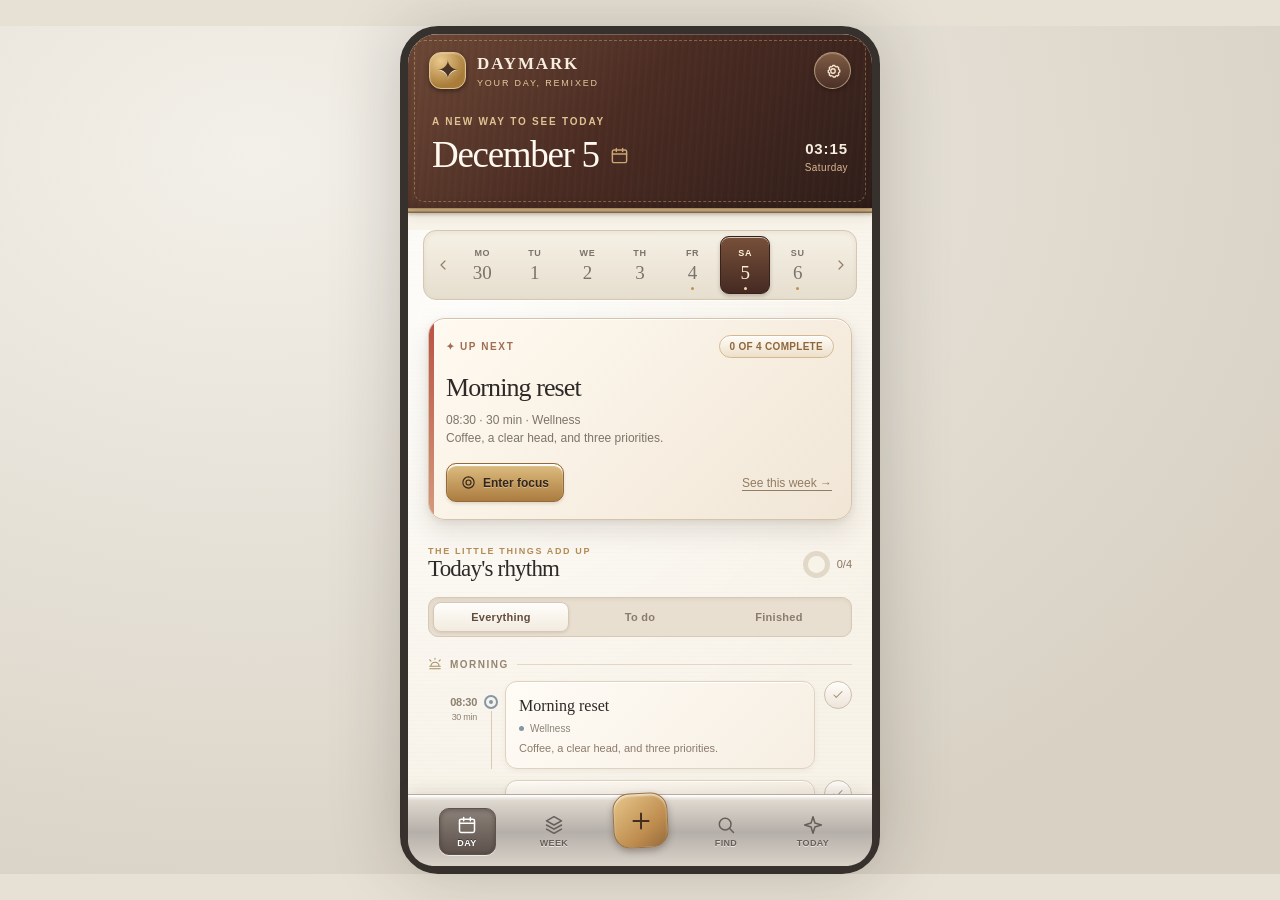
<file: daymark/index.html>
<!doctype html>
<html lang="en">
<head>
  <meta charset="utf-8">
  <meta name="viewport" content="width=device-width, initial-scale=1, viewport-fit=cover">
  <meta name="theme-color" content="#4b2c23">
  <meta name="apple-mobile-web-app-capable" content="yes">
  <meta name="apple-mobile-web-app-status-bar-style" content="black-translucent">
  <meta name="apple-mobile-web-app-title" content="Daymark">
  <meta name="description" content="A different kind of calendar: turn your schedule into a daily rhythm.">



<style>
:root {
  --leather:#4b2c23; --leather-2:#6d4836; --leather-dark:#2f1d19; --gold:#bf914f;
  --paper:#f8f3e9; --paper-2:#eee6d8; --ink:#2d2927; --muted:#817b73;
  --line:#dfd5c5; --red:#b95145; --sage:#718a77; --blue:#658293;
  --shadow:0 12px 25px rgba(60,38,23,.12),0 2px 6px rgba(60,38,23,.08);
}
*{box-sizing:border-box}
html{font-family:-apple-system,BlinkMacSystemFont,"Helvetica Neue",Arial,sans-serif;background:#e7e1d5;color:var(--ink)}
body{margin:0;min-height:100%;background:radial-gradient(ellipse at 20% 15%,#f3f0e9,#d8d1c4 80%)}
button,input,textarea,select{font:inherit}button{cursor:pointer;-webkit-tap-highlight-color:transparent}button:focus-visible,input:focus-visible,textarea:focus-visible,select:focus-visible{outline:3px solid #ca994c;outline-offset:3px}
.app-frame{max-width:480px;margin:auto;min-height:100dvh;background:var(--paper);position:relative;overflow:hidden;box-shadow:0 0 70px rgba(31,24,17,.21)}
@media(min-width:580px){.app-frame{margin:26px auto;min-height:min(850px,calc(100dvh - 52px));height:min(850px,calc(100dvh - 52px));border:8px solid #37312e;border-radius:38px;overflow:auto;scrollbar-width:none}.app-frame::-webkit-scrollbar{display:none}}
/* walnut-colored, stitched, 2011-inspired header */
.leather{position:relative;color:#f7eee0;background:repeating-linear-gradient(94deg,transparent 0,rgba(255,255,255,.016) 2px,transparent 4px,rgba(0,0,0,.025) 7px),linear-gradient(135deg,var(--leather-2),var(--leather) 45%,var(--leather-dark));box-shadow:inset 0 1px rgba(255,255,255,.22),inset 0 -5px 9px rgba(12,9,7,.12),0 5px 13px rgba(51,31,19,.16);padding:calc(env(safe-area-inset-top,0px) + 18px) 21px 20px}
.leather:after{content:"";pointer-events:none;position:absolute;inset:6px 6px 6px;border:1px dashed rgba(248,208,144,.34);border-radius:10px}
.leather-top{position:relative;z-index:1;display:flex;align-items:center;justify-content:space-between;gap:10px}
.brand{display:flex;align-items:center;gap:11px}.brand-mark{width:37px;height:37px;border:1px solid #dfc28a;border-radius:12px;display:grid;place-items:center;background:radial-gradient(circle at 30% 22%,#eac98d,#a97c39 70%);box-shadow:inset 0 1px 2px #fff5,0 2px 4px #0006;color:#493323;font-family:Georgia,serif;font-size:26px;text-shadow:0 1px #fffc}
.brand-name{font-family:Georgia,"Times New Roman",serif;letter-spacing:.11em;font-size:17px;font-weight:bold}.brand-kicker{font-size:9px;letter-spacing:.2em;color:#e4ca9c;margin-top:4px}
.circle-tool{border:1px solid rgba(238,211,166,.55);color:#f7e7ce;width:37px;height:37px;border-radius:50%;display:grid;place-items:center;background:linear-gradient(#805c45,#4a3027);box-shadow:inset 0 1px 1px #ffffff35,0 2px 4px #0004}
.circle-tool svg{width:18px;height:18px}
.hero-date{position:relative;z-index:1;margin:27px 3px 12px;display:flex;justify-content:space-between;align-items:end;gap:10px}
.eyebrow{font-size:10px;letter-spacing:.18em;text-transform:uppercase;font-weight:700}.hero-date .eyebrow{color:#dfc292}
.hero-date h1{margin:8px 0 0;font-family:Georgia,"Times New Roman",serif;font-weight:normal;font-size:37px;letter-spacing:-.035em;line-height:1.1;color:#fff9f0}
.live-time{text-align:right;padding-bottom:3px}.live-time strong{font-size:15px;letter-spacing:.06em;font-weight:600}.live-time small{display:block;color:#d8b78e;font-size:10px;margin-top:4px;letter-spacing:.04em}
.leather-divider{height:5px;background:linear-gradient(#b08b60,#d6bc89 40%,#786042);box-shadow:0 2px 3px #57432b3d}
.paper{background:radial-gradient(circle at 14% 9%,rgba(255,255,255,.8),transparent 47%),repeating-linear-gradient(0deg,rgba(102,78,45,.014),rgba(102,78,45,.014) 1px,transparent 1px,transparent 4px),var(--paper)}
.main-content{min-height:calc(100dvh - 150px);padding-bottom:calc(105px + env(safe-area-inset-bottom,0px))}
.week-rail{display:flex;align-items:center;gap:4px;margin:17px 15px 18px;padding:5px;background:linear-gradient(#f6f1e6,#e6dece);border:1px solid #d4c7b4;border-radius:13px;box-shadow:inset 0 2px 5px #765c3216,0 1px #fffe}
.week-arrow{flex:0 0 24px;width:24px;height:40px;border:0;background:none;color:#917f69;display:grid;place-items:center}.week-arrow svg{width:16px;height:16px}
.week-days{display:grid;grid-template-columns:repeat(7,minmax(0,1fr));flex:1;gap:2px;min-width:0}.day-chip{height:58px;min-width:0;border:1px solid transparent;border-radius:9px;background:transparent;display:flex;flex-direction:column;align-items:center;justify-content:center;color:#7a736a;gap:5px;position:relative}
.day-chip .weekday{font-size:9px;letter-spacing:.07em;font-weight:700}.day-chip .day-number{font-family:Georgia,serif;font-size:19px;line-height:1}.day-chip.is-selected{background:linear-gradient(#78503a,#452a22);color:#fff2db;border:1px solid #3a211c;box-shadow:inset 0 1px 0 #fffa,0 2px 4px #0003}.day-chip.today:not(.is-selected) .day-number{color:var(--red);font-weight:bold}.day-chip.has-events:after{content:"";position:absolute;bottom:3px;width:3px;height:3px;border-radius:50%;background:var(--gold)}.day-chip.is-selected.has-events:after{background:#f6dba2}
.page-padding{padding:0 20px}.section-label{display:flex;justify-content:space-between;align-items:center;margin:22px 0 14px}.section-label h2{margin:0;font-family:Georgia,serif;font-size:23px;font-weight:normal;letter-spacing:-.035em}.section-label .eyebrow{color:#b38c56;font-size:9px}.subtle-text{font-size:11px;color:var(--muted)}
.focus-preview{position:relative;border-radius:17px;background:linear-gradient(135deg,#fffaf1 0%,#f1e6d6 100%);border:1px solid #d7c4a8;box-shadow:var(--shadow),inset 0 1px #fff;padding:16px 17px 17px;overflow:hidden}
.focus-preview:before{content:"";position:absolute;top:0;bottom:0;left:0;width:5px;background:linear-gradient(var(--red),#d59a7e)}
.focus-top{display:flex;align-items:center;justify-content:space-between;gap:8px}.focus-tag{font-size:10px;letter-spacing:.16em;color:#a16d52;font-weight:800}.pill{display:inline-flex;align-items:center;border-radius:40px;border:1px solid #d3b991;background:linear-gradient(#fffcf7,#ede0ca);box-shadow:inset 0 1px #fff;padding:5px 10px;font-size:10px;font-weight:700;color:#8f673c;letter-spacing:.03em;white-space:nowrap}
.focus-preview h2{font-family:Georgia,serif;font-size:26px;line-height:1.18;font-weight:normal;margin:15px 0 8px;letter-spacing:-.035em;overflow-wrap:anywhere}.focus-desc{color:#7e7469;font-size:12px;line-height:1.5;margin-bottom:16px}.focus-actions{display:flex;align-items:center;justify-content:space-between;gap:8px}.metal-button{display:inline-flex;align-items:center;justify-content:center;gap:7px;background:linear-gradient(#fbfaf6,#d9d0c2);border:1px solid #b9aa96;border-bottom-color:#9f9182;border-radius:10px;box-shadow:inset 0 2px 1px #fff,0 2px 3px #7260432c;color:#574637;font-weight:750;font-size:12px;padding:10px 14px;min-height:39px}.metal-button.primary{background:linear-gradient(#debe81,#ac7c40);border-color:#93683b;color:#33261a;text-shadow:0 1px #fff5}.metal-button svg{width:15px;height:15px}.quiet-action{background:transparent;border:0;color:#937c61;font-size:12px;text-decoration:underline;text-underline-offset:3px;padding:9px 2px}
.rhythm-bar{display:flex;justify-content:space-between;gap:12px;align-items:center;margin-top:26px}.rhythm-bar .section-label{margin:0}.progress-chip{font-size:11px;display:flex;align-items:center;gap:7px;color:#887664}.progress-ring{width:27px;height:27px;border-radius:50%;display:grid;place-items:center;position:relative;background:conic-gradient(var(--sage) var(--progress,0%),#e2d8c8 0)}.progress-ring:after{content:"";position:absolute;inset:5px;border-radius:50%;background:var(--paper)}
.segmented{display:flex;gap:3px;margin:15px 0 15px;padding:4px;background:#e8dfd0;border-radius:10px;border:1px solid #d6cab7;box-shadow:inset 0 2px 3px #6b503312}.segmented button{flex:1;background:transparent;border:1px solid transparent;padding:8px 4px;border-radius:8px;color:#897c6d;font-size:11px;font-weight:800;letter-spacing:.025em}.segmented button.active{background:linear-gradient(#fffefb,#f2ebdf);border-color:#d6c8b5;color:#624d3b;box-shadow:0 1px 3px #49361f22}
.period-heading{display:flex;align-items:center;gap:8px;margin:20px 0 10px;color:#988570}.period-heading span{font-size:10px;font-weight:800;letter-spacing:.15em;text-transform:uppercase}.period-heading:after{content:"";height:1px;background:linear-gradient(#dcd0c0,#e7ded1);flex:1}.period-heading svg{height:14px;width:14px;color:#a78c64}
.event-list{position:relative}.event-item{display:flex;gap:9px;position:relative;margin-bottom:11px}.event-time{flex:0 0 49px;font-size:11px;color:#8e8171;text-align:right;padding-top:15px;font-weight:750;letter-spacing:-.025em}.event-time small{display:block;margin-top:4px;font-size:9px;font-weight:400}.timeline{width:10px;display:flex;flex-direction:column;align-items:center;padding-top:16px}.timeline-dot{height:10px;width:10px;border:3px solid var(--paper);box-shadow:0 0 0 2px var(--dot-color,#b48f65);border-radius:50%;background:var(--dot-color,#b48f65);z-index:1}.timeline-stem{width:1px;flex:1;background:#d9c9b7;margin-top:4px}.event-card{position:relative;min-width:0;flex:1;text-align:left;display:flex;align-items:center;gap:10px;background:linear-gradient(135deg,#fffcf6,#f6eee2);border:1px solid #ded2c0;box-shadow:0 2px 5px #55402810,inset 0 1px 0 #fff;border-radius:12px;padding:14px 11px 14px 13px;color:var(--ink)}.event-card:active{transform:translateY(1px)}.event-card.done{opacity:.59}.event-card.done .event-title{text-decoration:line-through;text-decoration-color:#8e867b}.event-card-main{flex:1;min-width:0}.event-title{font-family:Georgia,serif;font-size:16px;font-weight:normal;overflow-wrap:anywhere;line-height:1.2}.event-meta{display:flex;gap:6px;align-items:center;flex-wrap:wrap;color:#8b8278;font-size:10px;margin-top:7px}.tiny-dot{width:5px;height:5px;background:var(--dot-color,#ad8b61);border-radius:50%;display:inline-block}.event-note{font-size:11px;margin-top:8px;color:#8b7b6b;white-space:nowrap;text-overflow:ellipsis;overflow:hidden}.check-circle{flex:0 0 28px;height:28px;border-radius:50%;border:1px solid #cbbfac;color:#a39077;background:linear-gradient(#fffcf8,#ede5da);display:grid;place-items:center;box-shadow:inset 0 1px #fff}.check-circle svg{width:14px;height:14px}.check-circle.checked{color:#fff;background:linear-gradient(#90a994,#5d8065);border-color:#57725e}
.empty-state{border:1px dashed #d6c6b2;background:#f5eee1a8;border-radius:14px;text-align:center;padding:35px 20px;color:#847362}.empty-state .empty-symbol{font-family:Georgia,serif;color:#b28d56;font-size:41px}.empty-state h3{font-family:Georgia,serif;color:#5c4d3d;font-size:20px;font-weight:normal;margin:7px 0}.empty-state p{font-size:12px;line-height:1.6;margin:0 0 14px}
.end-mark{text-align:center;margin:25px 0 13px;font-family:Georgia,serif;font-size:14px;color:#b9a181;letter-spacing:.1em}
.bottom-dock{position:sticky;bottom:0;z-index:20;display:flex;justify-content:space-around;align-items:center;gap:5px;min-height:calc(72px + env(safe-area-inset-bottom,0px));padding:9px 18px calc(8px + env(safe-area-inset-bottom,0px));margin-top:calc(-72px - env(safe-area-inset-bottom,0px));background:linear-gradient(#fefdfb 0,#ded8cf 8%,#b4afa8 52%,#d9d2c9 100%);border-top:1px solid #b7aba0;box-shadow:0 -4px 15px #5d4d3a21,inset 0 2px 0 #fff9}.dock-tab{position:relative;display:flex;flex-direction:column;align-items:center;justify-content:center;gap:3px;min-width:57px;min-height:47px;padding:6px 7px;background:transparent;border:1px solid transparent;color:#665e58;text-shadow:0 1px #fff9;border-radius:10px}.dock-tab svg{width:20px;height:20px}.dock-tab span{font-size:9px;font-weight:800;letter-spacing:.04em}.dock-tab.active{background:linear-gradient(#8b8178,#5c514b);border-color:#5e544d;box-shadow:inset 0 1px 4px #241b1666,0 1px 0 #fff9;color:#fff;text-shadow:0 -1px #0006}.dock-add{display:grid;place-items:center;width:55px;height:55px;border-radius:17px;background:linear-gradient(140deg,#e8c78c,#bd8b4d 67%,#936a3e);color:#422e20;border:1px solid #987345;box-shadow:inset 0 2px 2px #fff9,0 3px 7px #33221955;margin-top:-21px;transform:rotate(-3deg)}.dock-add svg{height:26px;width:26px;transform:rotate(3deg)}
/* Alternate views */
.view-intro{margin-top:18px;margin-bottom:20px}.view-intro .eyebrow{color:#ac8655}.view-intro h2{margin:6px 0 7px;font-family:Georgia,serif;font-size:34px;font-weight:normal;letter-spacing:-.04em}.view-intro p{margin:0;color:#8b8175;font-size:12px;line-height:1.6}
.week-card{width:100%;display:flex;align-items:center;gap:13px;border:1px solid #dbcebb;border-radius:13px;padding:15px 14px;margin:10px 0;color:var(--ink);background:linear-gradient(120deg,#fffcf7,#f0e7d8);text-align:left;box-shadow:0 2px 5px #5540280d}.week-card.selected{border-color:#b38954;box-shadow:0 0 0 2px #d9bd8733,0 3px 8px #3b2a1b17}.week-date-badge{width:52px;min-height:58px;background:linear-gradient(#efe5d4,#dfd0b7);border:1px solid #d6c5ac;border-radius:9px;display:flex;flex-direction:column;align-items:center;justify-content:center;color:#65513c}.week-date-badge strong{font:normal 28px Georgia,serif}.week-date-badge small{font-weight:800;font-size:9px;letter-spacing:.1em}.week-content{flex:1;min-width:0}.week-content strong{font-family:Georgia,serif;font-weight:normal;font-size:17px}.week-content p{font-size:11px;white-space:nowrap;overflow:hidden;text-overflow:ellipsis;color:#857a6e;margin:6px 0 0}.mini-bars{display:flex;gap:3px;margin-top:8px}.mini-bars i{width:21px;height:3px;border-radius:2px;background:#b48a50}.mini-bars i.done{background:#74917c}.week-chevron{color:#9c8b79}.week-chevron svg{width:19px;height:19px}.week-progress{text-align:center;font-size:12px;color:#907d65;margin:17px 0}
.search-box{display:flex;align-items:center;gap:9px;background:linear-gradient(#eee6d9,#f9f4ec);border:1px solid #d3c5b3;border-radius:11px;padding:0 11px;margin:18px 0 12px;box-shadow:inset 0 2px 5px #63503b18}.search-box svg{height:18px;width:18px;color:#967f65}.search-box input{flex:1;min-width:0;background:none;border:0;padding:14px 0;outline:none;font-size:14px;color:#4b3b2b}.result-date{font-family:Georgia,serif;color:#a17e52;font-size:14px;padding:12px 0 4px;margin-top:8px}.search-result{width:100%;border:1px solid #dfd1bc;border-radius:10px;background:#fffcf7;padding:13px;margin-top:8px;display:flex;gap:11px;align-items:center;text-align:left;color:var(--ink)}.search-result .result-time{font-size:10px;min-width:54px;color:#92785e}.search-result strong{font-family:Georgia,serif;font-weight:normal;font-size:16px;flex:1}.search-result .pill{font-size:9px;padding:4px 7px}
/* overlays */
.overlay{position:fixed;inset:0;z-index:100;display:flex;align-items:flex-end;justify-content:center;background:rgba(30,22,19,.59);backdrop-filter:blur(3px);animation:fade-in .15s ease}
@media(min-width:580px){.overlay{position:absolute}}
@keyframes fade-in{from{opacity:0}to{opacity:1}}
.sheet{width:100%;max-height:min(91dvh,780px);overflow:auto;background:repeating-linear-gradient(0deg,transparent,transparent 32px,#dacdbb29 33px),var(--paper);border-radius:21px 21px 0 0;border:1px solid #e2d4c0;box-shadow:0 -15px 50px #0004;animation:slide-in .24s ease;padding-bottom:calc(25px + env(safe-area-inset-bottom,0px))}
@keyframes slide-in{from{transform:translateY(25px);opacity:.6}to{transform:translateY(0);opacity:1}}
.sheet-header{background:linear-gradient(#72503c,#3c2822);padding:18px 20px;color:#f7e9d2;display:flex;align-items:center;justify-content:space-between;box-shadow:inset 0 2px #ffffff26;border-bottom:4px solid #be935b}.sheet-header h2{font:normal 24px Georgia,serif;margin:2px 0 0}.sheet-header .eyebrow{color:#d7b686;font-size:9px}.close-sheet{width:32px;height:32px;border:1px solid #b08a6f;border-radius:50%;background:#50372a;color:white;display:grid;place-items:center}.close-sheet svg{height:17px;width:17px}.sheet-body{padding:18px 21px 9px}.field{display:block;margin:0 0 16px}.field span{display:block;color:#907753;font-size:10px;letter-spacing:.13em;font-weight:800;text-transform:uppercase;margin:0 0 7px}.field input,.field textarea,.field select{display:block;width:100%;background:linear-gradient(#f1e9dc,#fffaf2);color:#382c24;border:1px solid #d6c6b1;border-radius:9px;padding:12px 13px;font-size:15px;min-height:44px;box-shadow:inset 0 2px 4px #4f35201a}.field textarea{min-height:78px;resize:vertical;line-height:1.5}.field select{appearance:auto}.form-row{display:grid;grid-template-columns:1fr 1fr;gap:12px}.category-options{display:flex;flex-wrap:wrap;gap:7px}.category-option{padding:10px 11px;border:1px solid #d4c7b6;border-radius:9px;background:linear-gradient(#fffaf2,#e9ddce);font-size:11px;color:#7e6e5e;font-weight:700}.category-option.chosen{border-color:#a2773d;color:#60452d;background:linear-gradient(#ecd6ae,#dcb47b);box-shadow:inset 0 1px #fffc}
.sheet-actions{display:flex;gap:10px;margin-top:20px}.sheet-actions .metal-button{flex:1;padding:13px 12px;font-size:13px}.danger-button{color:#9f473d;background:none;border:0;font-size:12px;text-decoration:underline;text-underline-offset:3px;padding:8px 4px}.detail-headline{font:normal 29px Georgia,serif;line-height:1.2;margin:2px 0 10px;overflow-wrap:anywhere}.detail-note{color:#7e7062;font-size:14px;line-height:1.65;border-left:3px solid #dbc097;padding-left:11px;margin:22px 0}.detail-facts{display:flex;gap:10px;flex-wrap:wrap;margin:14px 0}.detail-facts span{display:inline-flex;gap:6px;align-items:center;font-size:12px;color:#796d62}.detail-facts svg{height:15px;width:15px}.detail-move{display:flex;gap:8px;margin:24px 0 12px}.detail-move .metal-button{flex:1}.subhead{font:normal 19px Georgia,serif;margin:25px 0 5px;color:#5d4837}.settings-description{font-size:12px;line-height:1.6;color:#8a7b6c;margin:4px 0 16px}.settings-row{display:flex;justify-content:space-between;gap:10px;align-items:center;border-bottom:1px solid #e2d6c6;padding:13px 0}.settings-row strong{font-size:13px;font-weight:700;color:#5f4934}.settings-row small{display:block;margin-top:5px;font-size:11px;color:#97887b}.settings-row .metal-button{padding:9px 12px;min-height:33px}.settings-row select{max-width:120px;border-radius:8px;border:1px solid #c9b9a4;background:#fff9ef;padding:8px}.fineprint{color:#97887b;font-size:11px;line-height:1.55;margin-top:15px}.file-input{display:none}
.focus-modal{text-align:center}.focus-modal .eyebrow{color:#a18055}.focus-modal h3{font:normal 23px Georgia,serif;margin:10px auto 21px;max-width:300px}.timer-disc{--angle:0deg;margin:15px auto 24px;width:212px;height:212px;border-radius:50%;display:grid;place-items:center;background:conic-gradient(#bd955c var(--angle),#d9cdbc 0);box-shadow:0 4px 15px #583f2c17}.timer-face{height:194px;width:194px;border-radius:50%;background:radial-gradient(circle at 30% 22%,#fffdf7,#ece0cf);box-shadow:inset 0 3px 10px #5c4a3326,0 2px 2px #fff;display:flex;flex-direction:column;align-items:center;justify-content:center}.timer-face strong{font-family:Georgia,serif;font-weight:normal;font-size:54px;font-variant-numeric:tabular-nums}.timer-face small{font-size:10px;color:#a48d6e;letter-spacing:.16em;font-weight:800;margin-top:3px}.focus-tip{font-size:12px;line-height:1.6;color:#8b7b67;max-width:260px;margin:19px auto}
.toast{position:absolute;bottom:calc(91px + env(safe-area-inset-bottom,0px));left:20px;right:20px;z-index:130;background:linear-gradient(#614837,#3a2c25);border:1px solid #ad8c62;border-radius:11px;color:#fff5e2;padding:13px 14px;font-size:12px;box-shadow:0 5px 22px #20160f5c;display:flex;align-items:center;gap:9px;animation:fade-in .18s ease}.toast svg{height:16px;width:16px;color:#e9c183}
.hidden{display:none!important}
@media(prefers-reduced-motion:reduce){*,*:before,*:after{animation:none!important;transition:none!important}}
/* A few alternate leather colors, chosen in Settings */
.theme-forest{--leather:#384c3d;--leather-2:#58705b;--leather-dark:#26392e;--gold:#b49e61}.theme-night{--leather:#343b4d;--leather-2:#576176;--leather-dark:#272d3d;--gold:#c6a16b}
/* Keep the navigation reachable while scrolling a long day. */
.bottom-dock{position:fixed;bottom:0;left:50%;transform:translateX(-50%);width:100%;max-width:480px;margin-top:0}
.toast{position:fixed;left:50%;right:auto;transform:translateX(-50%);width:min(440px,calc(100vw - 40px))}
@media(min-width:580px){
  .bottom-dock{bottom:34px;max-width:464px;border-radius:0 0 26px 26px}
  .overlay{position:fixed;top:34px;bottom:34px;left:50%;right:auto;inset:auto;transform:translateX(-50%);width:464px;height:calc(min(850px,100dvh - 52px) - 16px);max-height:calc(100dvh - 68px);overflow:hidden;border-radius:0 0 27px 27px}
  .toast{bottom:113px}
}

/* A full-month jump is available, but the daily rhythm remains the home screen. */
.date-jump{display:flex;gap:11px;align-items:center;color:inherit;background:transparent;border:none;text-align:left;padding:0;cursor:pointer}
.date-jump svg{width:19px;height:19px;color:#e1bd82;opacity:.85;margin-top:8px}
.month-head{display:flex;align-items:center;justify-content:space-between;margin:0 0 19px;gap:9px}
.month-head .metal-button{padding:9px;min-width:42px;min-height:42px}
.month-head h3{margin:0;font:normal 23px Georgia,serif;letter-spacing:-.03em;color:#63472e}
.month-grid{display:grid;grid-template-columns:repeat(7,minmax(0,1fr));gap:6px}
.month-weekday{font-size:10px;font-weight:800;color:#99816a;text-align:center;margin:3px 0 8px}
.month-spacer{min-height:43px}
.month-day{min-height:46px;border-radius:9px;background:linear-gradient(#fffaf1,#eee4d4);border:1px solid #decdb9;color:#66523f;display:flex;flex-direction:column;align-items:center;justify-content:center;gap:4px;box-shadow:inset 0 1px #fff}
.month-day strong{font:normal 18px Georgia,serif;line-height:1}
.month-day.chosen{background:linear-gradient(#855b44,#4f3027);color:#fff9eb;border-color:#513327}
.month-day.is-today:not(.chosen){border:2px solid #bc8253}
.month-dot{height:4px;width:4px;border-radius:50%;background:#bb7b46}
.month-day.chosen .month-dot{background:#e9ce91}
.month-today{display:block;margin:22px auto 4px}
.detail-place{display:flex;gap:7px;align-items:center;font-size:13px;color:#846849;margin-top:13px}
.detail-place svg{height:16px;width:16px}

/* Google Calendar connection: warm paper and polished, 2011-era controls */
.google-connect-card{margin:0 0 16px;padding:15px;border:1px solid #dbc59f;border-radius:12px;background:linear-gradient(145deg,#fffaf0,#eee0ca);box-shadow:0 2px 10px #75552d18,inset 0 1px #fff}
.google-connect-title{display:flex;align-items:center;gap:11px}
.google-connect-title strong{display:block;font:normal 20px Georgia,serif;color:#4a3a2d}
.google-connect-title small{display:block;color:#8c7458;font-size:11px;margin-top:3px}
.google-g{font:bold 23px Arial,sans-serif;border:1px solid #d2c5b1;box-shadow:inset 0 1px #fff,0 2px 4px #46321a20;color:#4285f4;width:38px;height:38px;display:grid;place-items:center;border-radius:10px;background:linear-gradient(#fff,#f3eee4)}
.google-status{font-size:12px;color:#75634d;margin:14px 0;line-height:1.6}
.google-client-field{margin-bottom:9px}.google-client-field input{font-size:11px;min-width:0}
.google-connect-actions{display:flex;flex-wrap:wrap;gap:7px}.google-connect-actions .metal-button{font-size:11px;padding:10px 8px;flex:1 1 auto}
.google-connect-actions button:disabled{opacity:.4;cursor:not-allowed}
.google-connect-card .fineprint{margin-bottom:0}.google-connect-card a{color:#805d36;text-decoration:underline}
.google-tag{font-weight:900;color:#4285f4;font-family:Arial,sans-serif}
.google-detail{padding:12px 0;font-size:11px;color:#7b6b5b;border-bottom:1px solid #e5d9c9}
.switch-line{display:flex;gap:9px;align-items:center;min-height:44px;font-size:13px;color:#564433;margin:5px 0 15px}
.switch-line input{appearance:auto;width:19px;height:19px;accent-color:#97734f;flex:0 0 19px}
.switch-line span{display:block}.switch-line small{display:block;color:#998874;font-size:10px;margin-top:3px}
.google-toggle{border-top:1px solid #e6d9c6;margin:20px 0 0;padding-top:16px}

</style>
  <title>Daymark — Your day, remixed</title>
  <link rel="manifest" href="./manifest.webmanifest">
  <link rel="icon" type="image/svg+xml" href="./icon.svg">
  <link rel="apple-touch-icon" href="./icon.svg">
</head>
<body>
  <div id="app" class="app-frame" aria-live="off"></div>
  <script async defer src="https://accounts.google.com/gsi/client"></script>
  <script>
/* Daymark: offline-first day planner with optional Google Calendar OAuth. */
(() => {
  'use strict';
  const STORAGE = 'daymark.events.v1';
  const PREFS = 'daymark.preferences.v1';
  const FOCUS = 'daymark.focus.v1';
  const GOOGLE_PREFS = 'daymark.google.v1';
  const GOOGLE_DELETES = 'daymark.google.deletes.v1';
  const GOOGLE_SCOPE = 'https://www.googleapis.com/auth/calendar.events https://www.googleapis.com/auth/userinfo.email';
  let googleToken = null; // OAuth tokens intentionally never go into localStorage.
  let googleTokenExpires = 0;
  let googleClient = null;
  let googleClientFor = '';
  let googleBusy = false;
  let googleLastSync = 0;
  const googleInFlight = new Map();
  const app = document.getElementById('app');
  const categories = {
    Work: { color: '#b78657', label: 'Work' },
    Personal: { color: '#799583', label: 'Personal' },
    People: { color: '#b66f66', label: 'People' },
    Wellness: { color: '#8397a6', label: 'Wellness' },
    Other: { color: '#9b8a9c', label: 'Other' },
  };
  const paths = {
    settings: '<circle cx="12" cy="12" r="3"/><path d="M19.4 15a1.65 1.65 0 0 0 .33 1.82l.06.06-1.91 1.91-.06-.06A1.65 1.65 0 0 0 16 18.4a1.65 1.65 0 0 0-1 1.52V20h-2.7v-.08A1.65 1.65 0 0 0 10.7 18.4a1.65 1.65 0 0 0-1.82.33l-.06.06-1.91-1.91.06-.06A1.65 1.65 0 0 0 7.3 15a1.65 1.65 0 0 0-1.52-1H5.7v-2.7h.08A1.65 1.65 0 0 0 7.3 9.7a1.65 1.65 0 0 0-.33-1.82l-.06-.06L8.82 5.9l.06.06A1.65 1.65 0 0 0 10.7 6.3a1.65 1.65 0 0 0 1-1.52V4.7h2.7v.08A1.65 1.65 0 0 0 16 6.3a1.65 1.65 0 0 0 1.82-.33l.06-.06 1.91 1.91-.06.06A1.65 1.65 0 0 0 19.4 9.7a1.65 1.65 0 0 0 1.52 1h.08v2.7h-.08A1.65 1.65 0 0 0 19.4 15Z"/>',
    left: '<path d="m15 18-6-6 6-6"/>', right: '<path d="m9 18 6-6-6-6"/>', plus: '<path d="M12 5v14M5 12h14"/>',
    calendar: '<rect x="3" y="5" width="18" height="16" rx="2"/><path d="M16 3v4M8 3v4M3 10h18"/>',
    layers: '<path d="m12 2 9 5-9 5-9-5 9-5ZM3 12l9 5 9-5M3 17l9 5 9-5"/>',
    search: '<circle cx="11" cy="11" r="7"/><path d="m16 16 5 5"/>',
    check: '<path d="m5 12 4 4L19 6"/>', clock: '<circle cx="12" cy="12" r="9"/><path d="M12 7v5l3 2"/>',
    x: '<path d="M18 6 6 18M6 6l12 12"/>', focus: '<circle cx="12" cy="12" r="9"/><circle cx="12" cy="12" r="4"/>',
    play: '<path d="m8 5 12 7-12 7V5Z"/>', pause: '<path d="M8 5v14M16 5v14"/>',
    rotate: '<path d="M3 11a9 9 0 1 1 2.7 6.4M3 4v7h7"/>',
    edit: '<path d="M13 5 19 11M3 21l4.5-1L20 7.5a2.1 2.1 0 0 0-3-3L4.5 17 3 21Z"/>',
    trash: '<path d="M4 7h16M10 4h4M6 7l1 14h10l1-14M10 11v6M14 11v6"/>',
    download: '<path d="M12 3v13m-5-5 5 5 5-5M4 17v4h16v-4"/>', upload: '<path d="M12 17V4M7 9l5-5 5 5M4 17v4h16v-4"/>',
    sunrise: '<path d="M12 2v2m-7 3-2-2m16 2 2-2M3 20h18M5 16a7 7 0 0 1 14 0M3 16h18"/>',
    sun: '<circle cx="12" cy="12" r="4"/><path d="M12 2v2m0 16v2M2 12h2m16 0h2M4.9 4.9l1.4 1.4m11.4 11.4 1.4 1.4M19.1 4.9l-1.4 1.4M6.3 17.7l-1.4 1.4"/>',
    moon: '<path d="M20 15.6A8 8 0 0 1 8.4 4 8.3 8.3 0 1 0 20 15.6Z"/>',
    spark: '<path d="m12 2 2.3 7.7L22 12l-7.7 2.3L12 22l-2.3-7.7L2 12l7.7-2.3L12 2Z"/>',
  };
  const icon = (name, cls = '') => `<svg class="${cls}" width="20" height="20" viewBox="0 0 24 24" fill="none" stroke="currentColor" stroke-width="1.8" stroke-linecap="round" stroke-linejoin="round" aria-hidden="true">${paths[name] || ''}</svg>`;
  const esc = value => String(value ?? '').replace(/[&<>"']/g, c => ({ '&': '&amp;', '<': '&lt;', '>': '&gt;', '"': '&quot;', "'": '&#39;' })[c]);
  const pad = n => String(n).padStart(2, '0');
  const dateKey = date => `${date.getFullYear()}-${pad(date.getMonth() + 1)}-${pad(date.getDate())}`;
  const parseDate = value => { const [y, m, d] = value.split('-').map(Number); return new Date(y, m - 1, d, 12); };
  const addDays = (date, n) => { const next = new Date(date); next.setDate(next.getDate() + n); return next; };
  const startWeek = date => addDays(date, (date.getDay() + 6) % 7 * -1);
  const dateLabel = (date, options) => new Intl.DateTimeFormat('en-US', options).format(date);
  const fmtTime = time => time || '00:00';
  const getStart = event => { const date = parseDate(event.date); const [h, m] = event.start.split(':').map(Number); date.setHours(h, m, 0, 0); return date; };
  const isToday = date => dateKey(new Date()) === date;
  const category = event => categories[event.category] || categories.Other;
  const sortEvents = events => [...events].sort((a,b) => a.date.localeCompare(b.date) || a.start.localeCompare(b.start) || a.title.localeCompare(b.title));
  const uid = () => (globalThis.crypto && crypto.randomUUID ? crypto.randomUUID() : `e_${Date.now()}_${Math.random().toString(36).slice(2, 9)}`);
  const readJSON = (key, fallback) => { try { const data = JSON.parse(localStorage.getItem(key)); return data === null ? fallback : data; } catch { return fallback; } };
  const saveEvents = () => { try { localStorage.setItem(STORAGE, JSON.stringify(state.events)); } catch { showToast('Storage is full. Export a backup.'); } };
  const savePrefs = () => { try { localStorage.setItem(PREFS, JSON.stringify({ theme: state.theme })); } catch {} };
  const saveFocus = () => { try { localStorage.setItem(FOCUS, JSON.stringify(state.focus)); } catch {} };
  const nextHalfHour = () => {
    const d = new Date(); d.setMinutes(Math.ceil((d.getMinutes() + 1) / 30) * 30, 0, 0);
    return { date: dateKey(d), start: `${pad(d.getHours())}:${pad(d.getMinutes())}` };
  };
  function makeDemo() {
    const today = new Date();
    const t = dateKey(today), tomorrow = dateKey(addDays(today, 1));
    const yesterday = dateKey(addDays(today, -1));
    return [
      { id: uid(), date: yesterday, start: '16:00', duration: 60, title: 'Finish the small things', category: 'Personal', note: 'A little breathing room at the end of the day.', done: true },
      { id: uid(), date: t, start: '08:30', duration: 30, title: 'Morning reset', category: 'Wellness', note: 'Coffee, a clear head, and three priorities.', done: false },
      { id: uid(), date: t, start: '11:00', duration: 90, title: 'Make something great', category: 'Work', note: 'No notifications. Just your most important project.', done: false },
      { id: uid(), date: t, start: '15:00', duration: 45, title: 'Catch up with a friend', category: 'People', note: 'The good stuff belongs on your calendar too.', done: false },
      { id: uid(), date: t, start: '21:30', duration: 30, title: 'Plan tomorrow', category: 'Personal', note: 'A quiet 10 minutes to close the day.', done: false },
      { id: uid(), date: tomorrow, start: '09:00', duration: 60, title: 'Fresh-start hour', category: 'Work', note: 'Turn one idea into progress.', done: false },
      { id: uid(), date: tomorrow, start: '18:30', duration: 45, title: 'Go for a walk', category: 'Wellness', note: '', done: false },
    ];
  }
  const storedEvents = readJSON(STORAGE, null);
  const prefs = readJSON(PREFS, {});
  const savedFocus = readJSON(FOCUS, null);
  const googlePrefs = readJSON(GOOGLE_PREFS, {});
  const state = {
    events: Array.isArray(storedEvents) ? storedEvents : makeDemo(),
    date: dateKey(new Date()), weekAnchor: startWeek(new Date()),
    tab: 'day', filter: 'all', searchQuery: '',
    modal: null, editId: null, selectedCategory: 'Work', draft: null,
    calendarMonth: new Date(new Date().getFullYear(), new Date().getMonth(), 1, 12),
    theme: ['walnut', 'forest', 'night'].includes(prefs.theme) ? prefs.theme : 'walnut',
    focus: savedFocus && typeof savedFocus.remaining === 'number' ? savedFocus : null,
    googleClientId: typeof googlePrefs.clientId === 'string' ? googlePrefs.clientId : '',
    googleAccountId: typeof googlePrefs.accountId === 'string' ? googlePrefs.accountId : '',
    googleEmail: typeof googlePrefs.email === 'string' ? googlePrefs.email : '',
    googleDeletes: readJSON(GOOGLE_DELETES, []),
    googleStatus: '',
  };
  if (storedEvents === null) saveEvents();
  function validEvent(raw) {
    if (!raw || typeof raw !== 'object') return null;
    const title = String(raw.title || '').trim().slice(0, 150);
    const date = String(raw.date || '');
    const start = String(raw.start || '');
    const duration = Number(raw.duration);
    if (!title || !/^\d{4}-\d{2}-\d{2}$/.test(date) || dateKey(parseDate(date)) !== date || !/^([01]\d|2[0-3]):[0-5]\d$/.test(start) || !Number.isFinite(duration) || duration < 5 || duration > 1440) return null;
    return { id: /^[a-z0-9_-]{4,100}$/i.test(raw.id || '') ? raw.id : uid(), date, start, duration: Math.round(duration), title, category: categories[raw.category] ? raw.category : 'Other', note: String(raw.note || '').slice(0, 2000), location: String(raw.location || '').slice(0, 200), done: raw.done === true,
      allDay: raw.allDay === true, googleSync: raw.googleSync === true, googleEventId: typeof raw.googleEventId === 'string' ? raw.googleEventId.slice(0,300) : '', googleDirty: raw.googleDirty === true, googleReadOnly: raw.googleReadOnly === true }; 
  }
  state.events = state.events.map(validEvent).filter(Boolean);
  const dayEvents = () => sortEvents(state.events.filter(e => e.date === state.date));
  const weekDates = () => Array.from({ length: 7 }, (_, i) => addDays(state.weekAnchor, i));
  const minutesLabel = n => n < 60 ? `${n} min` : Number.isInteger(n / 60) ? `${n / 60} hr` : `${Math.floor(n / 60)}h ${n % 60}m`;
  const eventPosition = event => { const start = getStart(event).getTime(), end = start + event.duration * 60000, now = Date.now(); return now >= start && now < end ? 'NOW' : now < start ? 'UP NEXT' : 'PAST'; };
  const period = time => { const h = +time.split(':')[0]; return h < 12 ? 'Morning' : h < 18 ? 'Afternoon' : 'Evening'; };
  function header() {
    const date = parseDate(state.date);
    return `<header class="leather"><div class="leather-top"><div class="brand"><div class="brand-mark">✦</div><div><div class="brand-name">DAYMARK</div><div class="brand-kicker">${googleConnected() ? '✦ GOOGLE CONNECTED' : 'YOUR DAY, REMIXED'}</div></div></div><button class="circle-tool" data-action="settings" aria-label="Open settings">${icon('settings')}</button></div><div class="hero-date"><div><div class="eyebrow">${state.tab === 'day' ? 'A NEW WAY TO SEE TODAY' : state.tab === 'week' ? 'THE BIGGER PICTURE' : 'EVERY GOOD MOMENT'}</div><button class="date-jump" data-action="open-month" aria-label="Open month and jump to a date"><h1>${state.tab === 'day' ? esc(dateLabel(date, { month:'long', day:'numeric' })) : state.tab === 'week' ? 'Your week.' : 'Your archive.'}</h1>${icon('calendar')}</button></div><div class="live-time"><strong id="liveClock">${clockText()}</strong><small>${state.tab === 'day' ? esc(dateLabel(date, {weekday:'long'})) : 'MAKE TIME COUNT'}</small></div></div></header><div class="leather-divider"></div>`;
  }
  const clockText = () => dateLabel(new Date(), { hour: '2-digit', minute: '2-digit', hour12: false });
  function weekRail() {
    return `<nav class="week-rail" aria-label="Choose a day"><button class="week-arrow" data-action="week-prev" aria-label="Previous week">${icon('left')}</button><div class="week-days">${weekDates().map(date => { const key = dateKey(date), count = state.events.filter(e => e.date === key).length; return `<button class="day-chip ${key === state.date ? 'is-selected' : ''} ${isToday(key) ? 'today' : ''} ${count ? 'has-events' : ''}" data-action="select-date" data-date="${key}" aria-label="${esc(dateLabel(date,{weekday:'long',month:'long',day:'numeric'}))}${count ? ', ' + count + ' events' : ''}" aria-current="${key === state.date ? 'date':'false'}"><span class="weekday">${dateLabel(date, {weekday:'short'}).slice(0,2).toUpperCase()}</span><span class="day-number">${date.getDate()}</span></button>`; }).join('')}</div><button class="week-arrow" data-action="week-next" aria-label="Next week">${icon('right')}</button></nav>`;
  }
  function hero() {
    const today = state.date === dateKey(new Date());
    const events = dayEvents().filter(e => !e.done);
    const current = events.find(e => { const pos = eventPosition(e); return pos === 'NOW'; });
    const upcoming = events.find(e => getStart(e).getTime() > Date.now());
    const next = today ? (current || upcoming) : events[0];
    const total = dayEvents().length, done = dayEvents().filter(e => e.done).length;
    const tag = next ? (today ? eventPosition(next) : 'FIRST UP') : 'OPEN SPACE';
    return `<div class="page-padding"><section class="focus-preview" aria-label="Your next moment"><div class="focus-top"><span class="focus-tag">✦ ${tag}</span><span class="pill">${total ? `${done} OF ${total} COMPLETE` : 'A FRESH PAGE'}</span></div><h2>${next ? esc(next.title) : 'Room for possibility.'}</h2><div class="focus-desc">${next ? `${next.allDay ? 'All day' : fmtTime(next.start) + ' · ' + minutesLabel(next.duration)} · ${esc(next.category)}${next.note ? `<br>${esc(next.note)}` : ''}` : 'Your next moment is yours to create. Add something worth making time for.'}</div><div class="focus-actions"><button class="metal-button primary" data-action="${next ? 'start-focus' : 'add'}" ${next ? `data-id="${esc(next.id)}"` : ''}>${icon(next ? 'focus' : 'plus')} ${next ? 'Enter focus' : 'Make a plan'}</button><button class="quiet-action" data-action="${today ? 'tab' : 'today'}" ${today ? 'data-value="week"' : ''}>${today ? 'See this week' : 'Jump to today'} →</button></div></section></div>`;
  }
  function filteredEvents(events) { return events.filter(e => state.filter === 'all' || (state.filter === 'open' && !e.done) || (state.filter === 'done' && e.done)); }
  function eventCard(event) {
    const cat = category(event);
    return `<div class="event-item" style="--dot-color:${cat.color}"><div class="event-time">${event.allDay ? 'ALL DAY' : esc(event.start)}<small>${event.allDay ? '' : minutesLabel(event.duration)}</small></div><div class="timeline"><div class="timeline-dot"></div><div class="timeline-stem"></div></div><button class="event-card ${event.done ? 'done' : ''}" data-action="details" data-id="${esc(event.id)}" aria-label="View ${esc(event.title)}"><div class="event-card-main"><div class="event-title">${esc(event.title)}</div><div class="event-meta"><i class="tiny-dot"></i>${esc(event.category)}${event.googleSync ? ' · <span class="google-tag">G</span> Google' : ''}${event.location ? ' · ' + esc(event.location) : ''}${isToday(event.date) && eventPosition(event) === 'NOW' && !event.done ? ' · Happening now' : ''}</div>${event.note ? `<div class="event-note">${esc(event.note)}</div>` : ''}</div></button><button class="check-circle ${event.done ? 'checked':''}" data-action="toggle-done" data-id="${esc(event.id)}" aria-label="${event.done ? 'Mark not done' : 'Mark complete'}: ${esc(event.title)}" aria-pressed="${event.done}">${icon('check')}</button></div>`;
  }
  function dayView() {
    const all = dayEvents(), visible = filteredEvents(all);
    const done = all.filter(e => e.done).length;
    const periods = ['Morning','Afternoon','Evening'];
    return `${weekRail()}${hero()}<div class="page-padding"><div class="rhythm-bar"><div class="section-label"><div><div class="eyebrow">THE LITTLE THINGS ADD UP</div><h2>Today's rhythm</h2></div></div><div class="progress-chip"><span class="progress-ring" style="--progress:${all.length ? Math.round(done / all.length * 100) : 0}%"></span>${done}/${all.length}</div></div><div class="segmented" role="group" aria-label="Filter events"><button class="${state.filter === 'all' ? 'active' : ''}" data-action="filter" data-value="all" aria-pressed="${state.filter === 'all'}">Everything</button><button class="${state.filter === 'open' ? 'active' : ''}" data-action="filter" data-value="open" aria-pressed="${state.filter === 'open'}">To do</button><button class="${state.filter === 'done' ? 'active' : ''}" data-action="filter" data-value="done" aria-pressed="${state.filter === 'done'}">Finished</button></div>${visible.length ? periods.map(p => { const events = visible.filter(e => period(e.start) === p); return events.length ? `<div class="period-heading">${icon(p === 'Morning' ? 'sunrise' : p === 'Afternoon' ? 'sun' : 'moon')}<span>${p}</span></div><div class="event-list">${events.map(eventCard).join('')}</div>` : ''; }).join('') : `<div class="empty-state"><div class="empty-symbol">✧</div><h3>${all.length ? 'Nothing here yet.' : 'A beautifully blank day.'}</h3><p>${all.length ? 'Switch your filter, or add another plan.' : 'Give this day its first little moment.'}</p><button class="metal-button primary" data-action="add">${icon('plus')} Add a moment</button></div>`}<div class="end-mark">✦ &nbsp; MAKE TODAY YOURS &nbsp; ✦</div></div>`;
  }
  function weekView() {
    const dates = weekDates();
    const count = dates.reduce((n,d) => n + state.events.filter(e => e.date === dateKey(d)).length,0);
    const done = dates.reduce((n,d) => n + state.events.filter(e => e.date === dateKey(d) && e.done).length,0);
    return `${weekRail()}<main class="page-padding"><div class="view-intro"><div class="eyebrow">SEVEN DAYS, ONE STORY</div><h2>Make it a good week.</h2><p>Not a wall of tiny boxes. Just each day, and what matters in it.</p></div>${dates.map(date => {
      const key = dateKey(date), evts = sortEvents(state.events.filter(e => e.date === key));
      return `<button class="week-card ${key === state.date ? 'selected':''}" data-action="open-day" data-date="${key}"><span class="week-date-badge"><small>${dateLabel(date,{weekday:'short'}).toUpperCase()}</small><strong>${date.getDate()}</strong></span><span class="week-content"><strong>${isToday(key) ? 'Today' : dateLabel(date,{weekday:'long'})}${key === state.date ? ' ✦' : ''}</strong><p>${evts.length ? evts.map(e => esc(e.title)).join(' · ') : 'A little room to breathe'}</p><span class="mini-bars">${evts.slice(0,8).map(e => `<i class="${e.done?'done':''}" style="background:${e.done ? '#74917c' : category(e).color}"></i>`).join('')}</span></span><span class="week-chevron">${icon('right')}</span></button>`;
    }).join('')}<div class="week-progress">${count ? `${done} of ${count} moments completed this week` : 'Nothing planned yet. Endless possibilities.'}</div></main>`;
  }
  function findView() {
    return `<main class="page-padding"><div class="view-intro"><div class="eyebrow">YOUR MOMENTS, ALL IN ONE PLACE</div><h2>Find your time.</h2><p>Search all your plans, notes, and people.</p></div><label class="search-box">${icon('search')}<input id="searchInput" type="search" placeholder="Search moments, notes, categories…" value="${esc(state.searchQuery)}" autocomplete="off" aria-label="Search all events"/></label><div id="searchResults">${searchResults()}</div></main>`;
  }
  function searchResults() {
    const q = state.searchQuery.toLowerCase().trim();
    const events = sortEvents(state.events).filter(e => !q || `${e.title} ${e.note} ${e.location || ''} ${e.category} ${e.date}`.toLowerCase().includes(q));
    if (!events.length) return `<div class="empty-state"><div class="empty-symbol">⌕</div><h3>No moments found.</h3><p>Try a different word, or add something new.</p><button class="metal-button primary" data-action="add">${icon('plus')} Add a moment</button></div>`;
    let last = '';
    const list = events.map(e => { const label = dateLabel(parseDate(e.date), {month:'long',day:'numeric',year:'numeric'}); const heading = e.date !== last ? `<div class="result-date">${esc(label)}</div>` : ''; last=e.date;
      return `${heading}<button class="search-result" data-action="details" data-id="${esc(e.id)}"><span class="result-time">${e.allDay ? 'ALL DAY' : esc(e.start)}</span><strong>${esc(e.title)}${e.done ? ' ✓' : ''}</strong><span class="pill">${esc(e.category)}</span></button>`;
    }).join('');
    return `<div class="subtle-text">${events.length} ${events.length === 1 ? 'moment' : 'moments'} found</div>${list}`;
  }
  function dock() {
    return `<nav class="bottom-dock" aria-label="Main navigation"><button class="dock-tab ${state.tab==='day'?'active':''}" data-action="tab" data-value="day" aria-current="${state.tab==='day'?'page':'false'}">${icon('calendar')}<span>DAY</span></button><button class="dock-tab ${state.tab==='week'?'active':''}" data-action="tab" data-value="week" aria-current="${state.tab==='week'?'page':'false'}">${icon('layers')}<span>WEEK</span></button><button class="dock-add" data-action="add" aria-label="Add a moment">${icon('plus')}</button><button class="dock-tab ${state.tab==='find'?'active':''}" data-action="tab" data-value="find" aria-current="${state.tab==='find'?'page':'false'}">${icon('search')}<span>FIND</span></button><button class="dock-tab" data-action="today" aria-label="Jump to today">${icon('spark')}<span>TODAY</span></button></nav>`;
  }
  function render() {
    app.className = `app-frame theme-${state.theme}`;
    app.innerHTML = `${header()}<div class="paper main-content">${state.tab==='day' ? dayView() : state.tab==='week' ? weekView() : findView()}</div>${dock()}<div id="overlayRoot"></div>`;
    if (state.modal) renderModal();
  }
  function sheet(title, kicker, content) {
    return `<div class="overlay" data-overlay="true"><section class="sheet" role="dialog" aria-modal="true" aria-label="${esc(title)}"><div class="sheet-header"><div><div class="eyebrow">${esc(kicker)}</div><h2>${esc(title)}</h2></div><button class="close-sheet" data-action="close" aria-label="Close dialog">${icon('x')}</button></div><div class="sheet-body">${content}</div></section></div>`;
  }
  function renderModal() {
    const root = document.getElementById('overlayRoot'); if (!root) return;
    if (state.modal === 'editor') {
      const e = state.draft || {};
      const choices = Object.keys(categories).map(key => `<button type="button" class="category-option ${state.selectedCategory === key?'chosen':''}" data-action="category" data-value="${key}" aria-pressed="${state.selectedCategory === key}"><span style="color:${categories[key].color}">●</span> ${key}</button>`).join('');
      root.innerHTML = sheet(state.editId ? 'Edit your moment' : 'A new moment', 'MAKE A LITTLE ROOM', `<form id="eventForm"><label class="field"><span>What are you making time for?</span><input name="title" placeholder="Give this moment a name" maxlength="150" required value="${esc(e.title || '')}" autocomplete="off"></label><label class="field"><span>Date</span><input name="date" type="date" required value="${esc(e.date || state.date)}"></label><label class="switch-line"><input type="checkbox" name="allDay" id="allDayInput" ${e.allDay ? 'checked' : ''}><span>All-day moment</span></label><div class="form-row" id="timedFields" ${e.allDay ? 'style="display:none"' : ''}><label class="field"><span>Start time</span><input name="start" type="time" value="${esc(e.start || '09:00')}"></label><label class="field"><span>Duration</span><select name="duration">${[15,30,45,60,90,120,180,240].map(n => `<option value="${n}" ${Number(e.duration || 60) === n ? 'selected':''}>${minutesLabel(n)}</option>`).join('')}</select></label></div><div class="field"><span>Part of life</span><div class="category-options">${choices}</div><input name="category" id="categoryInput" type="hidden" value="${esc(state.selectedCategory)}"></div><label class="field"><span>Notes (optional)</span><textarea name="note" maxlength="2000" placeholder="A little detail to remember…">${esc(e.note || '')}</textarea></label><label class="field"><span>Location (optional)</span><input name="location" placeholder="Where?" maxlength="200" value="${esc(e.location || '')}"></label><label class="switch-line google-toggle"><input type="checkbox" name="googleSync" ${e.googleSync || (!state.editId && googleConnected()) ? 'checked' : ''} ${!googleConnected() && !e.googleSync ? 'disabled' : ''}><span>Save to Google Calendar <small>${googleConnected() ? 'Sync with your primary calendar' : 'Connect Google in Settings first'}</small></span></label><div class="sheet-actions"><button type="button" class="metal-button" data-action="close">Cancel</button><button type="submit" class="metal-button primary">${icon('check')} ${state.editId ? 'Save changes' : 'Save moment'}</button></div></form>`);
      setTimeout(() => root.querySelector('[name="title"]')?.focus({preventScroll:true}), 150);
    } else if (state.modal === 'details') {
      const e = state.events.find(evt => evt.id === state.editId);
      if (!e) { state.modal=null; root.innerHTML=''; return; }
      root.innerHTML = sheet('Your moment', 'THE DETAILS', `<div class="eyebrow" style="color:${category(e).color}">● ${esc(e.category)}</div><h3 class="detail-headline">${esc(e.title)}</h3><div class="detail-facts"><span>${icon('calendar')} ${esc(dateLabel(parseDate(e.date), {weekday:'short',month:'short',day:'numeric'}))}</span><span>${icon('clock')} ${e.allDay ? 'All day' : esc(e.start) + ' · ' + minutesLabel(e.duration)}</span></div>${e.location ? `<div class="detail-place">${icon('calendar')} ${esc(e.location)}</div>` : ''}${e.note ? `<p class="detail-note">${esc(e.note).replace(/\n/g,'<br>')}</p>` : ''}<div class="google-detail">${e.googleSync ? '<span class="google-tag">G</span> Linked to Google Calendar' + (e.googleDirty ? ' · waiting to sync' : '') : 'Only on this device'}</div><h4 class="subhead">Make some space</h4><div class="detail-move">${e.googleReadOnly ? 'This multi-day Google event can be viewed here but should be edited in Google Calendar.' : `<button class="metal-button" data-action="move" data-delta="-15">− 15 min</button><button class="metal-button" data-action="move" data-delta="15">+ 15 min</button>`}</div><div class="sheet-actions"><button class="metal-button" data-action="toggle-done" data-id="${esc(e.id)}">${icon('check')} ${e.done ? 'Mark unfinished' : 'Mark complete'}</button>${e.googleReadOnly ? '' : `<button class="metal-button primary" data-action="edit" data-id="${esc(e.id)}">${icon('edit')} Edit</button>`}</div><div class="sheet-actions" style="justify-content:center"><button class="danger-button" data-action="delete" data-id="${esc(e.id)}">${icon('trash')} Delete this moment</button></div>`);
    } else if (state.modal === 'month') {
      const m = state.calendarMonth;
      const y = m.getFullYear(), month = m.getMonth();
      const lead = (new Date(y,month,1).getDay()+6)%7;
      const days = new Date(y,month+1,0).getDate();
      const weekdayLabels = ['M','T','W','T','F','S','S'];
      const cells = Array.from({length:lead},() => `<span class="month-spacer"></span>`).join('') + Array.from({length:days}, (_,i) => {
        const day=i+1,key=dateKey(new Date(y,month,day,12));
        const count=state.events.filter(e=>e.date===key).length;
        return `<button class="month-day ${key===state.date?'chosen':''} ${isToday(key)?'is-today':''}" data-action="month-day" data-date="${key}" aria-label="${esc(dateLabel(parseDate(key),{weekday:'long',month:'long',day:'numeric'}))}${count?', '+count+' events':''}"><strong>${day}</strong>${count?`<span class="month-dot"></span>`:''}</button>`;
      }).join('');
      root.innerHTML=sheet('Choose your day', 'YOUR WHOLE MONTH', `<div class="month-head"><button class="metal-button" data-action="month-prev" aria-label="Previous month">${icon('left')}</button><h3>${esc(dateLabel(m,{month:'long',year:'numeric'}))}</h3><button class="metal-button" data-action="month-next" aria-label="Next month">${icon('right')}</button></div><div class="month-grid">${weekdayLabels.map(x=>`<span class="month-weekday">${x}</span>`).join('')}${cells}</div><button class="metal-button month-today" data-action="month-today">Jump to today</button>`);
    } else if (state.modal === 'settings') {
      root.innerHTML = sheet('Make it yours', 'THE LITTLE EXTRAS', `<p class="settings-description">Your personal day planner, with optional Google Calendar synchronization.</p><div class="google-connect-card"><div class="google-connect-title"><span class="google-g">G</span><div><strong>Google Calendar</strong><small>${googleConnected() ? `Connected as ${esc(state.googleEmail || 'your Google account')}` : state.googleClientId ? 'Ready to connect' : 'One-time Google Cloud setup'}</small></div></div><p class="google-status" role="status">${esc(state.googleStatus || (googleConnected() ? 'Your primary Google Calendar is connected. Tap Sync now to refresh.' : 'Connect to see your Google events here and edit them from Daymark.'))}</p><label class="field google-client-field"><span>Google OAuth Web Client ID</span><input id="googleClientId" type="text" autocomplete="off" autocapitalize="off" spellcheck="false" value="${esc(state.googleClientId)}" placeholder="000000000-xxxxx.apps.googleusercontent.com"></label><div class="google-connect-actions"><button class="metal-button primary" data-action="google-connect">${googleConnected() ? 'Change account' : 'Connect Google'}</button><button class="metal-button" data-action="google-sync" ${googleConnected() ? '' : 'disabled'}>↻ Sync now</button>${googleConnected() ? '<button class="metal-button" data-action="google-disconnect">Disconnect</button>' : ''}</div><p class="fineprint">Google sync covers your primary calendar, from 30 days ago to one year ahead. Only moments marked for Google are uploaded. Requires internet and a Google Cloud OAuth Client ID. <a href="https://console.cloud.google.com/apis/credentials" target="_blank" rel="noopener noreferrer">Google Cloud setup ↗</a></p></div><div class="settings-row"><div><strong>Cover style</strong><small>A little 2011 nostalgia.</small></div><select id="themeSelect" aria-label="Color theme"><option value="walnut" ${state.theme==='walnut'?'selected':''}>Walnut</option><option value="forest" ${state.theme==='forest'?'selected':''}>Forest</option><option value="night" ${state.theme==='night'?'selected':''}>Midnight</option></select></div><h4 class="subhead">Keep your moments</h4><div class="settings-row"><div><strong>Export to calendar</strong><small>Download an .ics file for Apple or Google Calendar.</small></div><button class="metal-button" data-action="export-ics">${icon('download')} .ICS</button></div><div class="settings-row"><div><strong>Back up your planner</strong><small>A JSON copy of every saved moment.</small></div><button class="metal-button" data-action="export-json">${icon('download')} JSON</button></div><div class="settings-row"><div><strong>Import a backup</strong><small>Add moments from an exported JSON file.</small></div><button class="metal-button" data-action="import">${icon('upload')} Import</button></div><input class="file-input" type="file" id="importFile" accept="application/json,.json"><h4 class="subhead">Start fresh</h4><div class="settings-row"><div><strong>Restore sample plans</strong><small>Replace your plans with the original demo.</small></div><button class="metal-button" data-action="reset-demo">Restore</button></div><div class="settings-row"><div><strong>Clear every plan</strong><small>Erase local data here, not on Google.</small></div><button class="danger-button" data-action="clear-all">Clear all</button></div><p class="fineprint">Daymark works offline after its first visit when installed from an HTTPS website. Google events sync while you're connected and online; reconnect when your session expires. Local-only events stay on this phone. Background reminders aren't included. Export to keep a backup.</p>`);
    } else if (state.modal === 'focus') {
      const e = state.events.find(evt => evt.id === state.focus?.eventId);
      if (!e) { state.modal = null; root.innerHTML=''; return; }
      root.innerHTML = sheet('Focus on this', 'ONE THING AT A TIME', `<div class="focus-modal"><h3>${esc(e.title)}</h3><div id="timerDisc" class="timer-disc"><div class="timer-face"><strong id="timerText">25:00</strong><small>FOCUS SESSION</small></div></div><div class="sheet-actions"><button class="metal-button" data-action="focus-reset" aria-label="Reset focus timer">${icon('rotate')} Reset</button><button class="metal-button primary" id="focusToggle" data-action="focus-toggle">${icon('play')} Start focus</button></div><div class="focus-tip">A quieter way to get things done. This timer runs while the app is open; it also catches up when you return.</div><button class="quiet-action" data-action="close">Back to my day →</button></div>`);
      updateTimerUI();
    }
  }
  function openEditor(id = null, defaults = {}) {
    const e = id ? state.events.find(evt => evt.id === id) : null;
    const next = nextHalfHour();
    state.editId = id;
    state.selectedCategory = e?.category || defaults.category || 'Work';
    state.draft = e ? { ...e } : { date: state.date, start: (state.date === next.date ? next.start : '09:00'), duration: 60, ...defaults };
    state.modal = 'editor'; renderModal();
  }
  function closeModal() { state.modal = null; state.editId = null; state.draft = null; const el = document.getElementById('overlayRoot'); if (el) el.innerHTML=''; }
  function showToast(message) {
    app.querySelector('.toast')?.remove();
    const el = document.createElement('div'); el.className='toast'; el.setAttribute('role','status'); el.innerHTML=`${icon('spark')}<span>${esc(message)}</span>`; app.append(el);
    setTimeout(() => el.remove(), 3400);
  }
  function updateSelectedDate(key) { state.date = key; state.weekAnchor = startWeek(parseDate(key)); state.tab = 'day'; state.filter = 'all'; render(); }
  function getEvent(id) { return state.events.find(e => e.id === id); }
  // Google API integration: an ephemeral, user-authorized OAuth access token.
  // Client IDs are public; client secrets and access tokens are never persisted.
  function googleConnected() { return Boolean(googleToken && Date.now() < googleTokenExpires - 20000); }
  function saveGoogleConfig() { localStorage.setItem(GOOGLE_PREFS, JSON.stringify({clientId:state.googleClientId,accountId:state.googleAccountId,email:state.googleEmail})); }
  function saveGoogleDeletes() { localStorage.setItem(GOOGLE_DELETES, JSON.stringify(state.googleDeletes)); }
  function googleStatus(message) { state.googleStatus = message; if (state.modal === 'settings') renderModal(); }
  function googleError(e) {
    if (e.status === 401) { googleToken = null; googleTokenExpires = 0; googleStatus('Google session expired. Tap Connect Google again.'); }
    else googleStatus(e.message || 'Could not sync Google Calendar. Check your internet connection.');
    showToast(e.message || 'Google Calendar is unavailable');
  }
  async function googleRequest(path, options={}) {
    if (!googleConnected()) throw new Error('Google session expired. Reconnect in Settings.');
    const response = await fetch('https://www.googleapis.com/' + path.replace(/^\//,''), {
      ...options,
      headers: {Authorization: 'Bearer ' + googleToken, ...(options.body ? {'Content-Type':'application/json'} : {}), ...options.headers},
    });
    if (response.status === 204) return {};
    const data = await response.json().catch(() => ({}));
    if (!response.ok) { const e = new Error(data.error?.message || `Google API returned ${response.status}`); e.status = response.status; throw e; }
    return data;
  }
  function googleEventPayload(e) {
    const payload = {
      summary: e.title,
      description: e.note || '',
      location: e.location || '',
      extendedProperties: {private: {daymarkId:e.id, daymarkCategory:e.category}},
    };
    if (e.allDay) {
      payload.start = {date: e.date};
      payload.end = {date: dateKey(addDays(parseDate(e.date), 1))};
    } else {
      const start = getStart(e);
      const end = new Date(start.getTime() + e.duration * 60000);
      payload.start = {dateTime: start.toISOString()};
      payload.end = {dateTime: end.toISOString()};
    }
    return payload;
  }
  function fromGoogle(remote, previous) {
    if (!remote.id || !(remote.start?.dateTime || remote.start?.date) || !(remote.end?.dateTime || remote.end?.date)) return null;
    const allDay = Boolean(remote.start.date);
    const start = allDay ? parseDate(remote.start.date) : new Date(remote.start.dateTime);
    const end = allDay ? addDays(start, 1) : new Date(remote.end.dateTime);
    if (!Number.isFinite(start.getTime()) || !Number.isFinite(end.getTime())) return null;
    const duration = allDay ? 1440 : Math.max(5, Math.round((end - start) / 60000));
    const raw = {
      id: previous?.id || remote.extendedProperties?.private?.daymarkId || uid(),
      title: remote.summary || '(Untitled event)',
      date: dateKey(start), start: allDay ? '00:00' : `${pad(start.getHours())}:${pad(start.getMinutes())}`,
      duration: Math.min(1440,duration), category: previous?.category || remote.extendedProperties?.private?.daymarkCategory || 'Personal',
      note: remote.description || '', location: remote.location || '', done: previous?.done || false,
      allDay, googleSync:true, googleEventId:remote.id, googleDirty:false,
      googleReadOnly: duration > 1440 || (allDay && remote.end.date && Math.round((parseDate(remote.end.date)-start)/86400000)>1),
    };
    return validEvent(raw);
  }
  async function pushGoogleEvent(e) {
    if (!e?.googleSync || !e.googleDirty || e.googleReadOnly) return;
    const existing = googleInFlight.get(e.id);
    if (existing) return existing;
    const task = (async () => {
      const current = getEvent(e.id) || e;
      const payload = googleEventPayload(current);
      const base = 'calendar/v3/calendars/primary/events';
      const path = current.googleEventId ? `${base}/${encodeURIComponent(current.googleEventId)}` : base;
      const remote = await googleRequest(path, {method:current.googleEventId ? 'PATCH' : 'POST',body:JSON.stringify(payload)});
      const latest = getEvent(e.id);
      if (!latest) {
        // The user deleted the moment while its creation was still in flight.
        if (remote.id) {state.googleDeletes.push({eventId:remote.id, accountId:state.googleAccountId});saveGoogleDeletes();if(googleConnected())void flushGoogleDeletes().catch(googleError);}
        return;
      }
      latest.googleEventId = remote.id || latest.googleEventId;
      latest.googleDirty = JSON.stringify(googleEventPayload(latest)) !== JSON.stringify(payload);
      saveEvents();
    })();
    googleInFlight.set(e.id, task);
    try {await task;} finally {googleInFlight.delete(e.id);}
  }
  async function removeGoogleEvent(e) {
    if (!e.googleSync || !e.googleEventId) return;
    state.googleDeletes.push({eventId:e.googleEventId, accountId:state.googleAccountId});
    saveGoogleDeletes();
    if (googleConnected()) {
      try { await flushGoogleDeletes(); googleStatus('Google event deleted.'); }
      catch (error) { googleError(error); }
    } else showToast('Will remove from Google when you reconnect and sync');
  }
  async function flushGoogleDeletes() {
    for (const item of [...state.googleDeletes]) {
      if (item.accountId !== state.googleAccountId) continue;
      try { await googleRequest(`calendar/v3/calendars/primary/events/${encodeURIComponent(item.eventId)}`, {method:'DELETE'}); }
      catch (error) { if (error.status !== 404 && error.status !== 410) throw error; }
      state.googleDeletes = state.googleDeletes.filter(x => x !== item); saveGoogleDeletes();
    }
  }
  async function syncGoogle({silent=false}={}) {
    if (googleBusy || !googleConnected()) { if (!googleConnected()) showToast('Connect Google Calendar in Settings'); return; }
    googleBusy = true;
    googleStatus('Syncing your primary calendar…');
    try {
      await flushGoogleDeletes();
      for (const e of state.events.filter(v => v.googleSync && v.googleDirty)) await pushGoogleEvent(e);
      const min = addDays(new Date(), -30), max = addDays(new Date(), 365);
      const startIso = new Date(min.getFullYear(),min.getMonth(),min.getDate()).toISOString();
      const endIso = new Date(max.getFullYear(),max.getMonth(),max.getDate()+1).toISOString();
      const remoteEvents = [];
      let next = '';
      do {
        const q = new URLSearchParams({timeMin:startIso,timeMax:endIso,singleEvents:'true',orderBy:'startTime',maxResults:'2500',showDeleted:'false'});
        if (next) q.set('pageToken',next);
        const page = await googleRequest('calendar/v3/calendars/primary/events?' + q.toString());
        remoteEvents.push(...(page.items || []));
        next = page.nextPageToken || '';
      } while(next);
      const seen = new Set();
      let added = 0;
      for (const remote of remoteEvents) {
        if (remote.status === 'cancelled') continue;
        const originalId = remote.extendedProperties?.private?.daymarkId;
        const prev = state.events.find(x => (x.googleSync && x.googleEventId === remote.id) || (originalId && x.id === originalId));
        const local = fromGoogle(remote, prev);
        if (!local) continue;
        seen.add(remote.id);
        if (prev) Object.assign(prev, local);
        else { if (state.events.some(x=>x.id===local.id)) local.id=uid(); state.events.push(local); added++; }
      }
      // Within the refreshed time window, events removed from Google disappear from the local mirror.
      state.events = state.events.filter(e => !e.googleSync || !e.googleEventId || !e.date || e.date < dateKey(min) || e.date > dateKey(max) || seen.has(e.googleEventId));
      saveEvents();
      googleLastSync = Date.now();
      render();
      googleStatus(`Synced ${remoteEvents.length} Google events · ${added} newly added. Last checked ${clockText()}.`);
      if (!silent) showToast(`Google Calendar synced · ${remoteEvents.length} events`);
    } catch(error) { googleError(error); }
    finally { googleBusy=false; }
  }
  async function syncOneGoogleEvent(e) {
    if (!e.googleSync || !e.googleDirty || !googleConnected()) return;
    try { await pushGoogleEvent(e); const latest=getEvent(e.id); if (latest?.googleDirty) await pushGoogleEvent(latest); if (state.modal === 'details') renderModal(); }
    catch(error) { googleError(error); }
  }
  function connectGoogle() {
    const value = document.getElementById('googleClientId')?.value.trim() || state.googleClientId;
    if (!/^\d+-[\w-]+\.apps\.googleusercontent\.com$/.test(value)) { showToast('Enter your Google OAuth Web Client ID first'); return; }
    state.googleClientId = value;saveGoogleConfig();
    if (!window.google?.accounts?.oauth2?.initTokenClient) { showToast('Google Sign-In is not loaded. Connect to internet and reopen this page in Safari.'); return; }
    if (!googleClient || googleClientFor !== value) {
      googleClient = window.google.accounts.oauth2.initTokenClient({
        client_id:value, scope:GOOGLE_SCOPE,
        callback:async result => {
          if (result.error || !result.access_token) {googleStatus(result.error_description || 'Google authorization cancelled.');return;}
          googleToken=result.access_token;
          googleTokenExpires=Date.now()+Math.max(60,Number(result.expires_in)||3600)*1000;
          try {
            const who=await googleRequest('oauth2/v3/userinfo');
            if (!who.sub) throw new Error('Could not verify Google account');
            if (state.googleAccountId && state.googleAccountId !== who.sub) {
              if (!confirm('A different Google account was previously linked here. Keep its events as local-only moments and switch to this Google account?')) { googleToken=null;googleTokenExpires=0;return; }
              state.events.forEach(e=>{ if(e.googleSync){e.googleSync=false;e.googleDirty=false;e.googleEventId='';} });
              state.googleDeletes=[];saveGoogleDeletes();saveEvents();
            }
            state.googleAccountId=who.sub;state.googleEmail=who.email || '';
            saveGoogleConfig();
            render();await syncGoogle();
          } catch(error){googleToken=null;googleTokenExpires=0;googleError(error);}
        },
        error_callback:e=>showToast('Google sign-in could not open. Try Safari instead of the Home Screen app.'),
      });
      googleClientFor=value;
    }
    // Directly invoked from a tap/click to satisfy iOS popup gesture requirements.
    googleClient.requestAccessToken({prompt:'select_account'});
  }
  function disconnectGoogle() {
    if (!confirm('Disconnect this Google session? Your imported Google moments stay visible locally. You can also revoke access from your Google Account settings.')) return;
    googleToken=null;googleTokenExpires=0;
    state.googleStatus='Disconnected. Sign in again any time.';
    renderModal();showToast('Google disconnected');
  }
  function moveEvent(id, delta) {
    const event = getEvent(id); if (!event) return;
    const newStart = getStart(event); newStart.setMinutes(newStart.getMinutes() + delta);
    event.date = dateKey(newStart); event.start = `${pad(newStart.getHours())}:${pad(newStart.getMinutes())}`;
    if (event.googleSync && !event.googleReadOnly) event.googleDirty = true;
    saveEvents(); if (event.googleSync) void syncOneGoogleEvent(event); state.date = event.date; state.weekAnchor = startWeek(parseDate(state.date)); render(); showToast(`Moved to ${event.start}`);
  }
  function startFocus(id) {
    if (!getEvent(id)) return;
    if (!state.focus || state.focus.eventId !== id) state.focus = { eventId:id, remaining:1500, length:1500, endAt:null, running:false };
    state.modal='focus'; state.editId = id; saveFocus(); renderModal();
  }
  function remainingFocus() {
    if (!state.focus) return 0;
    return state.focus.running ? Math.max(0,Math.ceil((state.focus.endAt - Date.now())/1000)) : state.focus.remaining;
  }
  function updateTimerUI() {
    if (!state.focus) return;
    const remaining = remainingFocus();
    const text = document.getElementById('timerText');
    const disc = document.getElementById('timerDisc');
    const btn = document.getElementById('focusToggle');
    if (text) text.textContent = `${pad(Math.floor(remaining/60))}:${pad(remaining%60)}`;
    if (disc) disc.style.setProperty('--angle', `${(1-remaining/state.focus.length)*360}deg`);
    if (btn) btn.innerHTML = remaining === 0 ? `${icon('rotate')} Again` : state.focus.running ? `${icon('pause')} Pause` : `${icon('play')} ${remaining === state.focus.length ? 'Start focus' : 'Continue'}`;
    if (state.focus.running && remaining === 0) { state.focus.running=false;state.focus.endAt=null;state.focus.remaining=0;saveFocus();showToast('Focus session complete. Beautiful work!'); }
  }
  function focusToggle() {
    if (!state.focus) return;
    const remaining = remainingFocus();
    if (!remaining) { state.focus.remaining=state.focus.length; state.focus.endAt=null; state.focus.running=false; }
    else if (state.focus.running) { state.focus.remaining=remaining;state.focus.endAt=null;state.focus.running=false; }
    else { state.focus.endAt=Date.now()+remaining*1000;state.focus.running=true; }
    saveFocus(); updateTimerUI();
  }
  function download(name, content, mime) {
    const blob = new Blob([content],{type:mime});
    const url = URL.createObjectURL(blob);
    const a = document.createElement('a');a.href=url;a.download=name;document.body.append(a);a.click();a.remove();setTimeout(()=>URL.revokeObjectURL(url),5000);
  }
  const icsEscape = value => String(value).replace(/\\/g,'\\\\').replace(/\n/g,'\\n').replace(/,/g,'\\,').replace(/;/g,'\\;');
  function exportIcs() {
    const lines=['BEGIN:VCALENDAR','VERSION:2.0','PRODID:-//DAYMARK//DAYMARK PLANNER//EN','CALSCALE:GREGORIAN','METHOD:PUBLISH','X-WR-CALNAME:Daymark'];
    sortEvents(state.events).forEach(e => {
      const start=getStart(e),end=new Date(start.getTime()+e.duration*60000);
      const dt=date=>`${date.getFullYear()}${pad(date.getMonth()+1)}${pad(date.getDate())}T${pad(date.getHours())}${pad(date.getMinutes())}00`;
      lines.push('BEGIN:VEVENT',`UID:${icsEscape(e.id)}@daymark.local`,`DTSTAMP:${new Date().toISOString().replace(/[-:]/g,'').replace(/\.\d{3}/,'')}`,`DTSTART:${dt(start)}`,`DTEND:${dt(end)}`,`SUMMARY:${icsEscape(e.title)}`,`DESCRIPTION:${icsEscape(e.note)}`,`LOCATION:${icsEscape(e.location || '')}`,`CATEGORIES:${icsEscape(e.category)}`,'END:VEVENT');
    });
    lines.push('END:VCALENDAR');
    download('daymark-calendar.ics',lines.join('\r\n')+'\r\n','text/calendar;charset=utf-8');
    showToast(`${state.events.length} moments exported to calendar`);
  }
  function exportJson() {
    download('daymark-backup.json',JSON.stringify({app:'Daymark',version:1,exportedAt:new Date().toISOString(),events:sortEvents(state.events)},null,2),'application/json;charset=utf-8');
    showToast('Your backup is ready');
  }
  async function importJson(file) {
    if (!file) return;
    if (file.size > 5e6) { showToast('That file is too large (5 MB max).'); return; }
    try {
      const raw=JSON.parse(await file.text());
      if (!raw || !Array.isArray(raw.events)) throw new Error('Invalid format');
      const events=raw.events.map(validEvent).filter(Boolean);
      if (!events.length && raw.events.length) throw new Error('No valid events');
      const ids = new Set(state.events.map(e => e.id));
      let count=0;
      for (const evt of events) { if (ids.has(evt.id)) evt.id=uid(); evt.googleSync=false; evt.googleEventId='';evt.googleDirty=false;state.events.push(evt);ids.add(evt.id);count++; }
      saveEvents();closeModal();render();showToast(`${count} moments added from backup`);
    } catch { showToast('Could not read this backup. Use Daymark JSON.'); }
  }
  function handleAction(action, el) {
    const id=el.dataset.id;
    switch(action) {
      case 'open-month':state.calendarMonth=new Date(parseDate(state.date).getFullYear(),parseDate(state.date).getMonth(),1,12);state.modal='month';renderModal();break;
      case 'month-prev':state.calendarMonth=new Date(state.calendarMonth.getFullYear(),state.calendarMonth.getMonth()-1,1,12);renderModal();break;
      case 'month-next':state.calendarMonth=new Date(state.calendarMonth.getFullYear(),state.calendarMonth.getMonth()+1,1,12);renderModal();break;
      case 'month-day':{const d=el.dataset.date;closeModal();updateSelectedDate(d);break;}
      case 'month-today':closeModal();updateSelectedDate(dateKey(new Date()));break;
      case 'settings': state.modal='settings';renderModal();break;
      case 'close': closeModal();break;
      case 'add': openEditor();break;
      case 'category': state.selectedCategory=el.dataset.value;document.getElementById('categoryInput').value=state.selectedCategory;document.querySelectorAll('.category-option').forEach(btn=>{const picked=btn.dataset.value===state.selectedCategory;btn.classList.toggle('chosen',picked);btn.setAttribute('aria-pressed',String(picked));});break;
      case 'tab':state.tab=el.dataset.value;closeModal();render();break;
      case 'today':updateSelectedDate(dateKey(new Date()));break;
      case 'select-date':updateSelectedDate(el.dataset.date);break;
      case 'open-day':updateSelectedDate(el.dataset.date);break;
      case 'week-prev':state.weekAnchor=addDays(state.weekAnchor,-7);render();break;
      case 'week-next':state.weekAnchor=addDays(state.weekAnchor,7);render();break;
      case 'filter':state.filter=el.dataset.value;render();break;
      case 'details':state.editId=id;state.modal='details';renderModal();break;
      case 'edit':if(getEvent(id)?.googleReadOnly){showToast('Edit this multi-day event in Google Calendar');break;}openEditor(id);break;
      case 'toggle-done':{const e=getEvent(id);if(!e)return;e.done=!e.done;saveEvents();if(state.modal==='details')closeModal();render();showToast(e.done?'Another moment, beautifully done':'Moved back to your to-do list');break;}
      case 'delete':{const e=getEvent(id);if(!e)return;if(!confirm(`Delete “${e.title}”${e.googleSync && e.googleEventId ? ' from Daymark and Google Calendar' : ''}?`))return;state.events=state.events.filter(v=>v.id!==id);saveEvents();closeModal();render();if(e.googleSync && e.googleEventId)void removeGoogleEvent(e);else showToast('Moment deleted');break;}
      case 'move':if(!getEvent(state.editId)?.googleReadOnly)moveEvent(state.editId,+el.dataset.delta);else showToast('Edit multi-day events in Google Calendar');break;
      case 'start-focus':startFocus(id);break;
      case 'focus-toggle':focusToggle();break;
      case 'focus-reset':if(state.focus){state.focus.remaining=state.focus.length;state.focus.running=false;state.focus.endAt=null;saveFocus();updateTimerUI();}break;
      case 'export-ics':exportIcs();break;
      case 'export-json':exportJson();break;
      case 'import':document.getElementById('importFile')?.click();break;
      case 'google-connect':connectGoogle();break;
      case 'google-sync':void syncGoogle();break;
      case 'google-disconnect':disconnectGoogle();break;
      case 'reset-demo':if(confirm('Replace all existing plans with the sample plans?')){state.events=makeDemo();saveEvents();state.date=dateKey(new Date());state.weekAnchor=startWeek(new Date());state.tab='day';closeModal();render();showToast('Sample plans restored');}break;
      case 'clear-all':if(confirm('Clear the events stored in Daymark on this phone? Your Google Calendar will NOT be erased; Google events return on the next sync.')){state.events=[];saveEvents();closeModal();render();showToast('Your calendar is now clear');}break;
    }
  }
  app.addEventListener('click',event=>{
    if(event.target.classList.contains('overlay')){closeModal();return;}
    const el=event.target.closest('[data-action]');if(el){event.preventDefault();handleAction(el.dataset.action,el);}
  });
  app.addEventListener('submit',event=>{
    if(event.target.id!=='eventForm')return;
    event.preventDefault();const data=new FormData(event.target);
    const date=String(data.get('date')),start=data.has('allDay') ? '00:00' : String(data.get('start'));
    const previous=state.editId ? getEvent(state.editId) : null;
    const linked = data.has('googleSync') && (googleConnected() || previous?.googleSync);
    const e=validEvent({ id:state.editId||uid(),title:data.get('title'),date,start,duration:data.has('allDay') ? 1440 : data.get('duration'),category:data.get('category'),note:data.get('note'),location:data.get('location'),done:previous?.done || false,allDay:data.has('allDay'),googleSync:linked,googleEventId:linked ? previous?.googleEventId : '',googleDirty:linked,googleReadOnly:false });
    if(!e){showToast('Check the title, date, time, and duration.');return;}
    const previousId=state.editId;
    // Switching off Google sync unlinks this local copy without deleting its remote counterpart.
    if (previous?.googleSync && !linked) showToast('This copy is now local-only; the original stays in Google Calendar');
    if(previousId){state.events=state.events.map(item=>item.id===previousId?e:item);}else{state.events.push(e);}
    state.date=e.date;state.weekAnchor=startWeek(parseDate(e.date));state.tab='day';state.filter='all';saveEvents();closeModal();render();showToast(linked ? googleConnected() ? 'Saved locally · syncing with Google…' : 'Saved offline · reconnect to sync with Google' : previousId?'Moment updated':'A new moment, beautifully planned');if(linked)void syncOneGoogleEvent(e);
  });
  app.addEventListener('input',event=>{if(event.target.id==='searchInput'){state.searchQuery=event.target.value;document.getElementById('searchResults').innerHTML=searchResults();}});
  app.addEventListener('change',event=>{
    if(event.target.id==='themeSelect'){state.theme=event.target.value;savePrefs();app.className=`app-frame theme-${state.theme}`;}
    if(event.target.id==='importFile')importJson(event.target.files?.[0]);
    if(event.target.id==='allDayInput'){document.getElementById('timedFields').style.display=event.target.checked?'none':'';}
    if(event.target.id==='googleClientId'){state.googleClientId=event.target.value.trim();saveGoogleConfig();googleClient=null;googleClientFor='';}
  });
  document.addEventListener('keydown',event=>{if(event.key==='Escape'&&state.modal)closeModal();if((event.ctrlKey||event.metaKey)&&event.key==='k'){event.preventDefault();state.tab='find';closeModal();render();document.getElementById('searchInput')?.focus();}});
  let touchX=0,touchY=0;
  app.addEventListener('touchstart',event=>{if(state.tab!=='day'||state.modal)return;touchX=event.touches[0].clientX;touchY=event.touches[0].clientY;},{passive:true});
  app.addEventListener('touchend',event=>{if(state.tab!=='day'||state.modal||!touchX)return;const dx=event.changedTouches[0].clientX-touchX,dy=event.changedTouches[0].clientY-touchY;touchX=0;if(Math.abs(dx)>75&&Math.abs(dx)>Math.abs(dy)*1.5)updateSelectedDate(dateKey(addDays(parseDate(state.date),dx<0?1:-1)));},{passive:true});
  document.addEventListener('visibilitychange',()=>{if(!document.hidden && googleConnected() && Date.now()-googleLastSync>2*60*1000)void syncGoogle({silent:true});});
  setInterval(()=>{if(!document.hidden && googleConnected() && Date.now()-googleLastSync>5*60*1000)void syncGoogle({silent:true});},5*60*1000);
  setInterval(()=>{const clock=document.getElementById('liveClock');if(clock)clock.textContent=clockText();if(state.focus?.running)updateTimerUI();},1000);
  if('serviceWorker' in navigator && (location.protocol==='https:'||location.hostname==='localhost'))navigator.serviceWorker.register('./sw.js').catch(()=>{});
  render();
})();

</script>
</body>
</html>
</file>
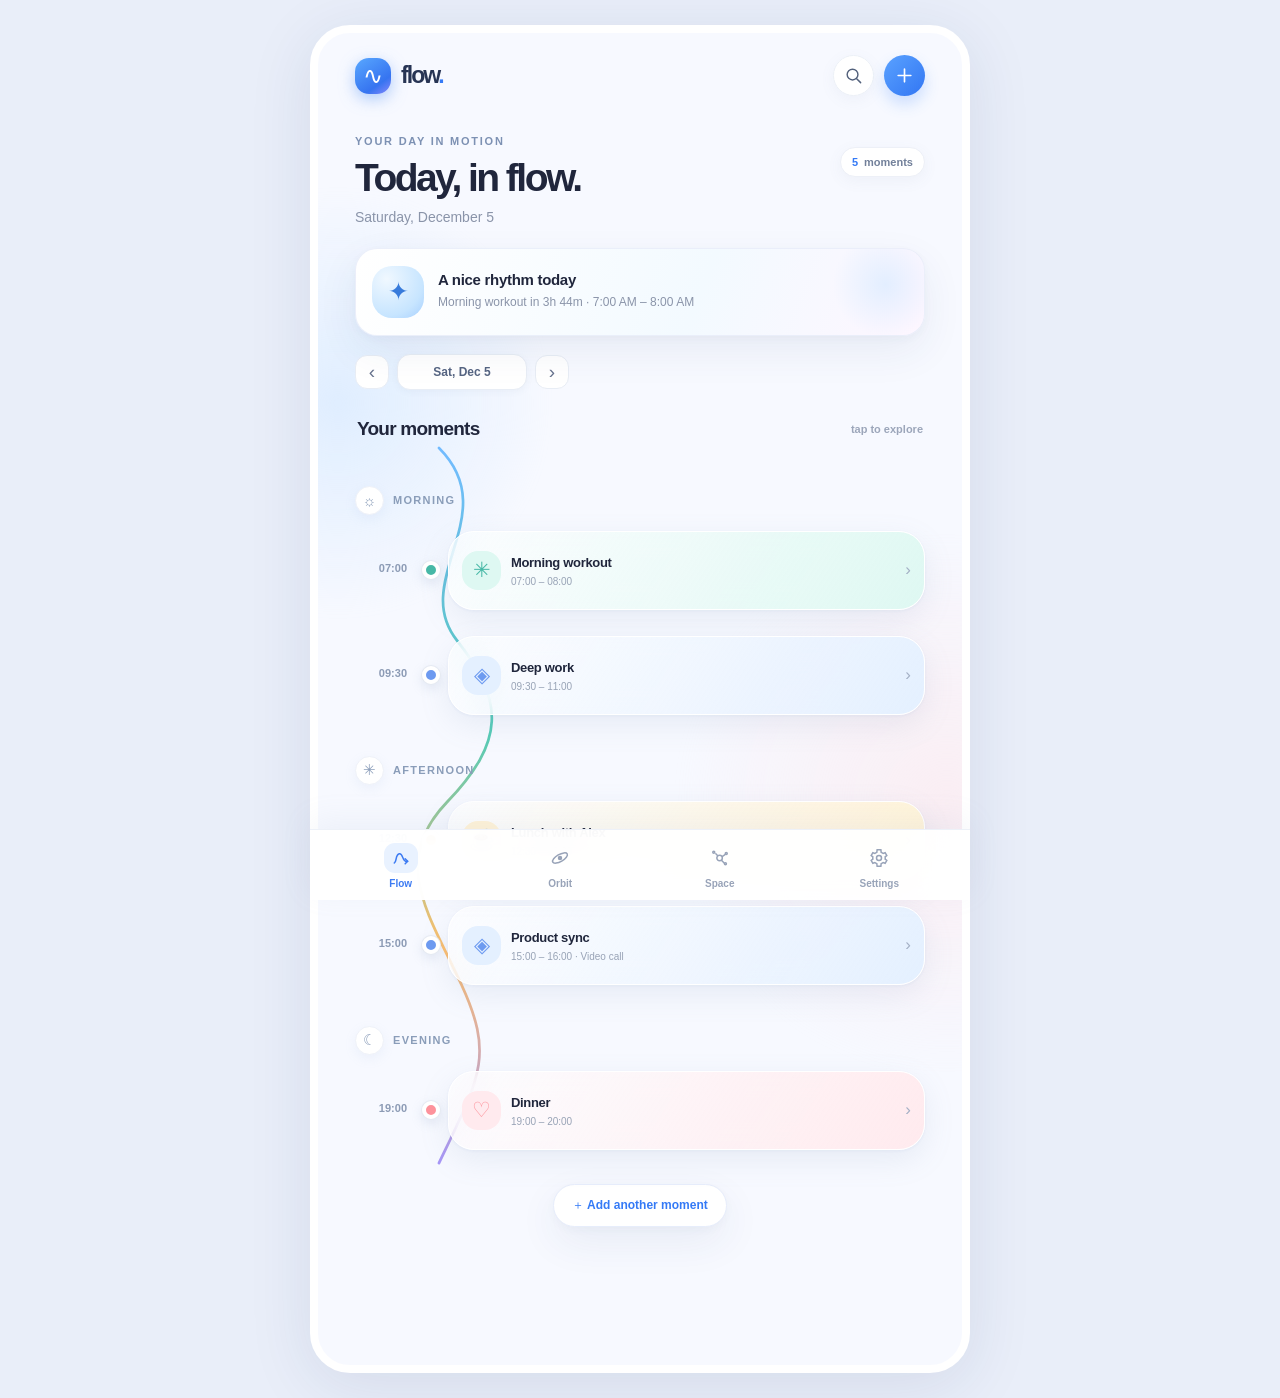
<file: flow/index.html>
<!doctype html>
<html lang="en">
<head>
  <meta charset="UTF-8">
  <meta name="viewport" content="width=device-width,initial-scale=1,viewport-fit=cover">
  <meta name="theme-color" content="#f8fbff">
  <meta name="description" content="FLOW — your time, in motion. A calendar without the calendar.">
  <meta name="apple-mobile-web-app-capable" content="yes">
  <meta name="apple-mobile-web-app-status-bar-style" content="default">
  <meta name="apple-mobile-web-app-title" content="FLOW">
  <title>FLOW · Your time, in motion</title>
  <link rel="manifest" href="./manifest.webmanifest">
  <link rel="icon" href="./icon.svg" type="image/svg+xml">
  <link rel="apple-touch-icon" href="./apple-touch-icon.png">
  <link rel="stylesheet" href="./styles.css">
  <script src="./app.js" defer></script>
</head>
<body>
  <div class="app" id="app">
    <div class="ambient ambient-one" aria-hidden="true"></div>
    <div class="ambient ambient-two" aria-hidden="true"></div>
    <header class="topbar">
      <button class="wordmark" id="brand" type="button" aria-label="FLOW home"><span class="logo-mark" aria-hidden="true">∿</span><span>flow<span class="brand-dot">.</span></span></button>
      <div class="topbar-actions">
        <button type="button" class="icon-button" id="search-button" aria-label="Search events" title="Search events"><svg viewBox="0 0 24 24" fill="none" stroke="currentColor" stroke-width="1.8" stroke-linecap="round"><circle cx="10.8" cy="10.8" r="6.8"></circle><path d="m16 16 5 5"></path></svg></button>
        <button type="button" class="icon-button add-button" id="add-button" aria-label="Create event" title="Create event"><svg viewBox="0 0 24 24" fill="none" stroke="currentColor" stroke-width="2.1" stroke-linecap="round"><path d="M12 4v16M4 12h16"></path></svg></button>
      </div>
    </header>
    <main id="screen" tabindex="-1" aria-live="polite"></main>
    <nav class="tabbar" id="tabbar" aria-label="Primary navigation">
      <button class="tab active" data-view="flow" aria-current="page"><span class="tab-icon"><svg viewBox="0 0 24 24" fill="none" stroke="currentColor" stroke-width="1.8" stroke-linecap="round" stroke-linejoin="round"><path d="M4 18c3-1 1-10 6-11 5-1 3 11 10 9"/><path d="m17 13 3 3-3 3"/></svg></span><span>Flow</span></button>
      <button class="tab" data-view="orbit"><span class="tab-icon"><svg viewBox="0 0 24 24" fill="none" stroke="currentColor" stroke-width="1.8" stroke-linecap="round"><ellipse cx="12" cy="12" rx="10" ry="4.2" transform="rotate(-30 12 12)"/><circle cx="12" cy="12" r="2.7" fill="currentColor" stroke="none"/></svg></span><span>Orbit</span></button>
      <button class="tab" data-view="space"><span class="tab-icon"><svg viewBox="0 0 24 24" fill="none" stroke="currentColor" stroke-width="1.8" stroke-linecap="round"><circle cx="11.5" cy="12" r="3.3"/><circle cx="4.5" cy="5" r="1.2"/><circle cx="19.5" cy="6.5" r="1.2"/><circle cx="18.5" cy="19" r="1.2"/><path d="m7 7 2 2M15 10l3-2M14 15l3 3"/></svg></span><span>Space</span></button>
      <button class="tab" data-view="settings"><span class="tab-icon"><svg viewBox="0 0 24 24" fill="none" stroke="currentColor" stroke-width="1.8" stroke-linecap="round"><circle cx="12" cy="12" r="3"/><path d="M19.5 12a7.5 7.5 0 0 0-.13-1.36l2-1.56-2-3.46-2.38.96a7.6 7.6 0 0 0-2.36-1.38L14.25 2h-4.5l-.38 3.2A7.6 7.6 0 0 0 7 6.58l-2.38-.96-2 3.46 2 1.56a7.5 7.5 0 0 0 0 2.72l-2 1.56 2 3.46L7 17.42a7.6 7.6 0 0 0 2.36 1.38l.38 3.2h4.5l.38-3.2A7.6 7.6 0 0 0 17 17.42l2.38.96 2-3.46-2-1.56c.08-.45.12-.91.12-1.36Z"/></svg></span><span>Settings</span></button>
    </nav>
    <div class="toast-stack" id="toasts" aria-live="polite"></div>
    <dialog id="sheet" class="sheet"><div id="sheet-content"></div></dialog>
  </div>
</body>
</html>
</file>
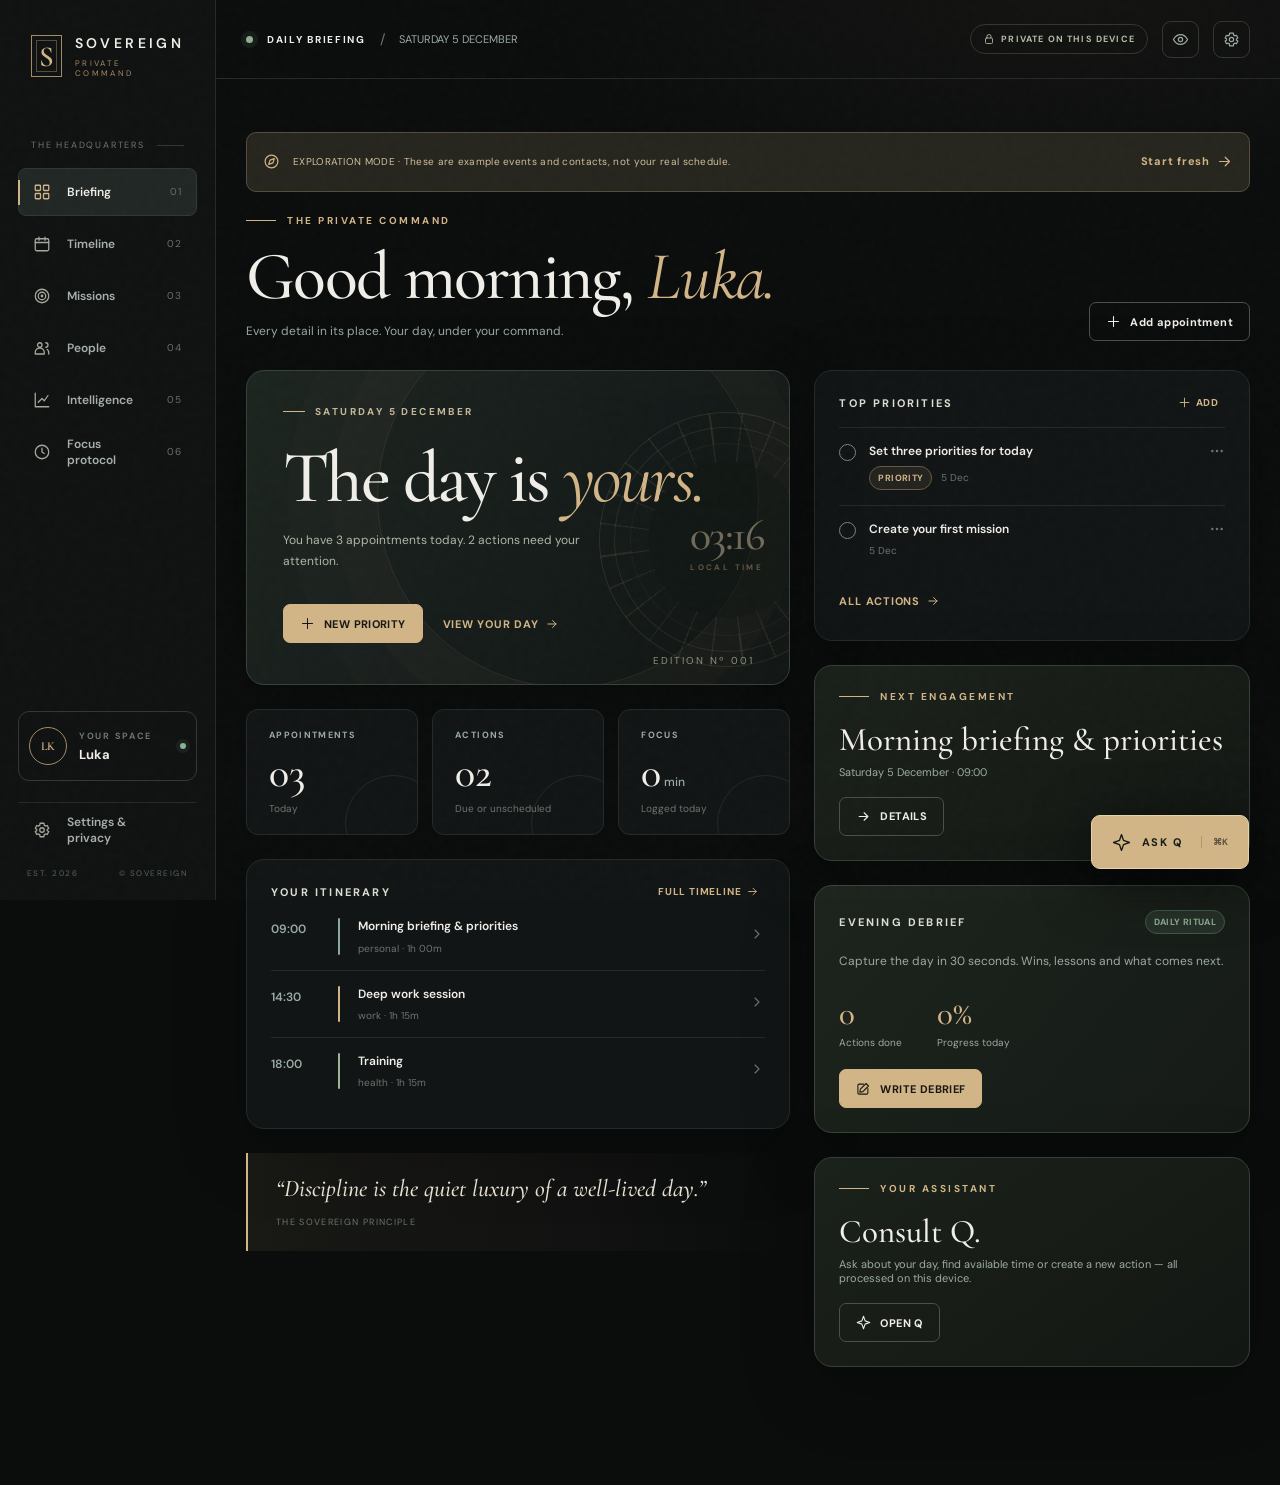
<file: sovereign/index.html>
<!doctype html>
<html lang="en">
<head>
  <meta charset="utf-8" />
  <meta name="viewport" content="width=device-width,initial-scale=1,viewport-fit=cover" />
  <meta name="theme-color" content="#0b0d0d" />
  <meta name="apple-mobile-web-app-capable" content="yes" />
  <meta name="apple-mobile-web-app-status-bar-style" content="black-translucent" />
  <meta name="apple-mobile-web-app-title" content="SOVEREIGN" />
  <meta name="description" content="A private command centre for your day. Briefings, missions, people and focus — under your command." />
  <link rel="manifest" href="./manifest.webmanifest" />
  <link rel="icon" type="image/svg+xml" href="./icon.svg" />
  <link rel="apple-touch-icon" href="./apple-touch-icon.png" />
  <link rel="preconnect" href="https://fonts.googleapis.com" />
  <link rel="preconnect" href="https://fonts.gstatic.com" crossorigin />
  <link href="https://fonts.googleapis.com/css2?family=Cormorant+Garamond:wght@400;500;600&family=DM+Sans:wght@400;500;600;700&display=swap" rel="stylesheet" />
  <link rel="stylesheet" href="./styles.css" />
  <title>SOVEREIGN — Command your day</title>
</head>
<body>
  <svg class="svg-sprite" xmlns="http://www.w3.org/2000/svg" aria-hidden="true">
    <symbol id="i-grid" viewBox="0 0 24 24"><rect x="3" y="3" width="7" height="7" rx="1"/><rect x="14" y="3" width="7" height="7" rx="1"/><rect x="3" y="14" width="7" height="7" rx="1"/><rect x="14" y="14" width="7" height="7" rx="1"/></symbol>
    <symbol id="i-calendar" viewBox="0 0 24 24"><rect x="3" y="5" width="18" height="16" rx="2"/><path d="M16 3v4M8 3v4M3 10h18"/></symbol>
    <symbol id="i-target" viewBox="0 0 24 24"><circle cx="12" cy="12" r="9"/><circle cx="12" cy="12" r="5"/><circle cx="12" cy="12" r="1"/></symbol>
    <symbol id="i-users" viewBox="0 0 24 24"><circle cx="9" cy="8" r="3"/><path d="M3 20v-2a6 6 0 0 1 12 0v2ZM17 5a3 3 0 0 1 0 6M19 14a5 5 0 0 1 2 4v2"/></symbol>
    <symbol id="i-chart" viewBox="0 0 24 24"><path d="M3 3v18h18M7 15l5-5 3 3 5-7"/></symbol>
    <symbol id="i-focus" viewBox="0 0 24 24"><circle cx="12" cy="12" r="9"/><path d="M12 7v5l3 2"/></symbol>
    <symbol id="i-settings" viewBox="0 0 24 24"><circle cx="12" cy="12" r="3"/><path d="M19 13a7.5 7.5 0 0 0 0-2l2-1-2-4-2.2.8a8 8 0 0 0-1.8-1L14.6 3h-5.2L9 5.8a8 8 0 0 0-1.8 1L5 6l-2 4 2 1a7.5 7.5 0 0 0 0 2l-2 1 2 4 2.2-.8a8 8 0 0 0 1.8 1L9.4 21h5.2l.4-2.8a8 8 0 0 0 1.8-1L19 18l2-4-2-1Z"/></symbol>
    <symbol id="i-plus" viewBox="0 0 24 24"><path d="M12 4v16M4 12h16"/></symbol>
    <symbol id="i-arrow" viewBox="0 0 24 24"><path d="M5 12h14m-6-6 6 6-6 6"/></symbol>
    <symbol id="i-chevron" viewBox="0 0 24 24"><path d="m9 18 6-6-6-6"/></symbol>
    <symbol id="i-check" viewBox="0 0 24 24"><path d="m5 12 4 4L19 6"/></symbol>
    <symbol id="i-check-circle" viewBox="0 0 24 24"><circle cx="12" cy="12" r="9"/><path d="m7 12 3 3 6-6"/></symbol>
    <symbol id="i-mic" viewBox="0 0 24 24"><rect x="9" y="2" width="6" height="13" rx="3"/><path d="M5 10a7 7 0 0 0 14 0m-7 7v5m-4 0h8"/></symbol>
    <symbol id="i-spark" viewBox="0 0 24 24"><path d="m12 2 2.6 7.4L22 12l-7.4 2.6L12 22l-2.6-7.4L2 12l7.4-2.6Z"/></symbol>
    <symbol id="i-shield" viewBox="0 0 24 24"><path d="m12 2 9 4v6c0 6-4 9-9 10-5-1-9-4-9-10V6Z"/><path d="m9 12 2 2 4-4"/></symbol>
    <symbol id="i-lock" viewBox="0 0 24 24"><rect x="5" y="10" width="14" height="11" rx="2"/><path d="M8 10V7a4 4 0 0 1 8 0v3"/></symbol>
    <symbol id="i-eye" viewBox="0 0 24 24"><path d="M2 12s3.7-7 10-7 10 7 10 7-3.7 7-10 7S2 12 2 12Z"/><circle cx="12" cy="12" r="3"/></symbol>
    <symbol id="i-eye-off" viewBox="0 0 24 24"><path d="m3 3 18 18M10.4 5.2A12 12 0 0 1 12 5c6.3 0 10 7 10 7a14 14 0 0 1-3 3.5M6.2 6.2A16 16 0 0 0 2 12s3.7 7 10 7c1.5 0 2.9-.4 4.1-1.1"/></symbol>
    <symbol id="i-edit" viewBox="0 0 24 24"><path d="M12 5H5a2 2 0 0 0-2 2v12a2 2 0 0 0 2 2h12a2 2 0 0 0 2-2v-7"/><path d="m16 4 4 4-9 9-5 1 1-5Z"/></symbol>
    <symbol id="i-trash" viewBox="0 0 24 24"><path d="M3 6h18M8 6V4h8v2m3 0-1 15H6L5 6m5 4v7m4-7v7"/></symbol>
    <symbol id="i-download" viewBox="0 0 24 24"><path d="M12 3v13m-5-5 5 5 5-5M4 17v4h16v-4"/></symbol>
    <symbol id="i-upload" viewBox="0 0 24 24"><path d="M12 16V3m-5 5 5-5 5 5M4 17v4h16v-4"/></symbol>
    <symbol id="i-external" viewBox="0 0 24 24"><path d="M13 4h7v7M20 4l-9 9"/><path d="M20 14v5a1 1 0 0 1-1 1H5a1 1 0 0 1-1-1V5a1 1 0 0 1 1-1h5"/></symbol>
    <symbol id="i-close" viewBox="0 0 24 24"><path d="M5 5 19 19M19 5 5 19"/></symbol>
    <symbol id="i-play" viewBox="0 0 24 24"><path d="m8 5 12 7-12 7Z"/></symbol>
    <symbol id="i-pause" viewBox="0 0 24 24"><path d="M8 5v14m8-14v14"/></symbol>
    <symbol id="i-reset" viewBox="0 0 24 24"><path d="M3 11a9 9 0 1 1 3 7M3 5v6h6"/></symbol>
    <symbol id="i-compass" viewBox="0 0 24 24"><circle cx="12" cy="12" r="9"/><path d="m16 8-2 6-6 2 2-6Z"/></symbol>
    <symbol id="i-briefcase" viewBox="0 0 24 24"><rect x="3" y="7" width="18" height="14" rx="2"/><path d="M8 7V5a2 2 0 0 1 2-2h4a2 2 0 0 1 2 2v2M3 12h18"/></symbol>
    <symbol id="i-mail" viewBox="0 0 24 24"><rect x="3" y="5" width="18" height="14" rx="2"/><path d="m3 7 9 7 9-7"/></symbol>
    <symbol id="i-cake" viewBox="0 0 24 24"><rect x="4" y="11" width="16" height="10" rx="1"/><path d="M4 15c3-3 5 3 8 0s5 3 8 0M12 11V4"/></symbol>
    <symbol id="i-sun" viewBox="0 0 24 24"><circle cx="12" cy="12" r="4"/><path d="M12 2v2m0 16v2M4.9 4.9l1.4 1.4m11.4 11.4 1.4 1.4M2 12h2m16 0h2M4.9 19.1l1.4-1.4M17.7 6.3l1.4-1.4"/></symbol>
    <symbol id="i-moon" viewBox="0 0 24 24"><path d="M20.5 15.5A9 9 0 0 1 8.5 3.5 9 9 0 1 0 20.5 15.5Z"/></symbol>
    <symbol id="i-menu" viewBox="0 0 24 24"><path d="M4 7h16M4 12h16M4 17h16"/></symbol>
    <symbol id="i-filter" viewBox="0 0 24 24"><path d="M4 7h16M7 12h10m-7 5h4"/></symbol>
    <symbol id="i-more" viewBox="0 0 24 24"><circle cx="5" cy="12" r="1"/><circle cx="12" cy="12" r="1"/><circle cx="19" cy="12" r="1"/></symbol>
    <symbol id="i-list" viewBox="0 0 24 24"><path d="M9 6h12M9 12h12M9 18h12M4 6h.1M4 12h.1M4 18h.1"/></symbol>
  </svg>
  <div class="grain"></div>
  <div class="app-shell" id="app-shell">
    <aside class="sidebar" aria-label="Main navigation">
      <div class="brand">
        <div class="brand-emblem" aria-hidden="true"><span>S</span></div>
        <div class="brand-text"><strong>SOVEREIGN</strong><small>PRIVATE COMMAND</small></div>
      </div>
      <div class="side-rule"><span>THE HEADQUARTERS</span><span class="rule-line"></span></div>
      <nav class="side-nav">
        <button class="nav-item active" data-nav="briefing"><svg><use href="#i-grid"/></svg><span>Briefing</span><i>01</i></button>
        <button class="nav-item" data-nav="timeline"><svg><use href="#i-calendar"/></svg><span>Timeline</span><i>02</i></button>
        <button class="nav-item" data-nav="missions"><svg><use href="#i-target"/></svg><span>Missions</span><i>03</i></button>
        <button class="nav-item" data-nav="people"><svg><use href="#i-users"/></svg><span>People</span><i>04</i></button>
        <button class="nav-item" data-nav="intelligence"><svg><use href="#i-chart"/></svg><span>Intelligence</span><i>05</i></button>
        <button class="nav-item" data-nav="focus"><svg><use href="#i-focus"/></svg><span>Focus protocol</span><i>06</i></button>
      </nav>
      <div class="side-spacer"></div>
      <div class="sidebar-bottom">
        <div class="operator"><span class="operator-avatar">LK</span><div><div class="small-overline">YOUR SPACE</div><strong id="operator-name">Luka</strong></div><span class="operator-online" aria-label="Available"></span></div>
        <button class="nav-item settings-entry" data-nav="settings"><svg><use href="#i-settings"/></svg><span>Settings & privacy</span><i></i></button>
        <div class="side-foot">EST. 2026 <span>© SOVEREIGN</span></div>
      </div>
    </aside>
    <div class="workspace">
      <header class="topbar">
        <div class="topbar-left"><span class="status-dot"></span><span class="eyebrow topbar-label" id="topbar-section">DAILY BRIEFING</span><span class="topbar-sep">/</span><span id="topbar-date" class="topbar-date"></span></div>
        <div class="topbar-right"><span class="local-pill"><svg><use href="#i-lock"/></svg> PRIVATE ON THIS DEVICE</span><button id="discreet-toggle" class="icon-btn" title="Toggle discreet mode" aria-label="Toggle discreet mode"><svg><use href="#i-eye"/></svg></button><button class="icon-btn" data-nav="settings" aria-label="Settings"><svg><use href="#i-settings"/></svg></button></div>
      </header>
      <main id="main" tabindex="-1"></main>
    </div>
  </div>
  <nav class="mobile-nav" aria-label="Mobile navigation">
    <button class="mobile-nav-item active" data-nav="briefing"><svg><use href="#i-grid"/></svg><span>Briefing</span></button>
    <button class="mobile-nav-item" data-nav="timeline"><svg><use href="#i-calendar"/></svg><span>Timeline</span></button>
    <button class="mobile-nav-item" data-nav="missions"><svg><use href="#i-target"/></svg><span>Missions</span></button>
    <button class="mobile-nav-item" data-nav="people"><svg><use href="#i-users"/></svg><span>People</span></button>
    <button class="mobile-nav-item" data-nav="focus"><svg><use href="#i-focus"/></svg><span>Focus</span></button>
  </nav>
  <button class="q-fab" id="q-fab" aria-label="Open Q command assistant"><svg><use href="#i-spark"/></svg><span>ASK Q</span><kbd>⌘K</kbd></button>
  <div class="modal-overlay" id="modal-overlay" hidden><div class="modal" id="modal" role="dialog" aria-modal="true" aria-label="Sovereign dialog"></div></div>
  <div class="toast" id="toast" role="status" aria-live="polite"></div>
  <input type="file" id="import-json" accept="application/json,.json" hidden />
  <input type="file" id="import-ics" accept="text/calendar,.ics" hidden />
  <script src="./app.js" defer></script>
</body>
</html>
</file>
<file: flow/styles.css>
:root{color-scheme:light;--ink:#20263c;--muted:#8a94a9;--blue:#347af6;--mint:#39bcab;--peach:#fd8f89;--gold:#f0ba54;--lilac:#a08cf5;--line:#e9edf5;--bg:#f7f9ff;--card:#fff;--shadow:0 15px 40px rgba(46,65,120,.075),0 3px 9px rgba(57,72,114,.035);font-family:-apple-system,BlinkMacSystemFont,'SF Pro Display','Segoe UI',sans-serif;font-synthesis:none}
*{box-sizing:border-box}html,body{min-height:100%;margin:0}html{background:#e9eef9}body{color:var(--ink);-webkit-font-smoothing:antialiased}button,input,textarea,select{font:inherit}button{cursor:pointer;-webkit-tap-highlight-color:transparent}button:focus-visible,input:focus-visible,textarea:focus-visible,select:focus-visible{outline:3px solid #76aaff;outline-offset:2px}button:disabled{cursor:not-allowed;opacity:.55}button svg,.tab svg{width:21px;height:21px}button{touch-action:manipulation}p,h1,h2,h3{margin-top:0}.app{position:relative;isolation:isolate;max-width:660px;min-height:100dvh;margin:auto;background:var(--bg);overflow:hidden;padding-bottom:calc(100px + env(safe-area-inset-bottom));box-shadow:0 12px 65px rgba(30,50,100,.10)}.ambient{position:absolute;z-index:-1;pointer-events:none;filter:blur(4px)}.ambient-one{top:130px;left:-190px;width:420px;height:480px;border-radius:50%;background:radial-gradient(circle,rgba(194,224,255,.44),transparent 67%)}.ambient-two{top:490px;right:-270px;width:570px;height:560px;border-radius:50%;background:radial-gradient(circle,rgba(255,224,228,.44),transparent 68%)}.topbar{display:flex;align-items:center;justify-content:space-between;position:relative;z-index:3;padding:calc(env(safe-area-inset-top) + 22px) 24px 12px}.wordmark{border:0;background:none;color:#273454;display:inline-flex;align-items:center;gap:10px;font-weight:800;font-size:23px;letter-spacing:-.085em;padding:0}.brand-dot{color:var(--blue)}.logo-mark{display:grid;place-items:center;width:36px;height:36px;border-radius:14px;background:linear-gradient(145deg,#59a8ff,#3674f0 70%,#8789fc);color:white;font-size:24px;font-weight:600;letter-spacing:0;box-shadow:0 5px 15px #72a5f58c}.topbar-actions{display:flex;gap:10px}.icon-button{display:grid;place-items:center;flex-shrink:0;width:41px;height:41px;border-radius:50%;background:#fff;color:#53617c;border:1px solid #edf1f7;box-shadow:0 4px 15px #6378a411}.icon-button.add-button{background:linear-gradient(135deg,#5aa2ff,#3276f3);border:0;color:#fff;box-shadow:0 8px 15px #4186fb3c}.icon-button svg{width:19px;height:19px}.screen{padding:13px 24px 12px}.eyebrow{font-size:11px;letter-spacing:.16em;text-transform:uppercase;font-weight:750;color:#7d91b3}.hero-title{margin:10px 0 7px;font-size:39px;font-weight:780;letter-spacing:-.065em;line-height:1.09}.hero-sub{font-size:14px;line-height:1.45;color:var(--muted);margin:0}.hero-row{display:flex;align-items:flex-start;justify-content:space-between;gap:10px}.text-blue{color:#3c82f9}.heading-area{margin:10px 0 21px}.soft-pill{display:inline-flex;align-items:center;gap:6px;background:#fff;border:1px solid #edf0f7;color:#72809a;border-radius:50px;padding:8px 11px;font-size:11px;font-weight:700;box-shadow:0 4px 15px #586b9010}.soft-pill strong{color:var(--blue)}.today-toolbar{display:flex;justify-content:space-between;align-items:center;gap:8px;margin:18px 0 14px}.day-pager{display:flex;align-items:center;gap:8px}.round-arrow{width:34px;height:34px;border:1px solid #e8edf5;background:#fff;border-radius:12px;color:#65718c;font-size:19px}.date-trigger{border:1px solid #e8edf5;background:#fff;border-radius:13px;padding:10px 12px;font-size:12px;color:#566582;font-weight:750;min-width:130px;box-shadow:0 2px 7px #57698b0d}.today-link{background:none;border:0;color:var(--blue);font-size:12px;font-weight:750;padding:9px 3px}.glance-card{position:relative;overflow:hidden;display:flex;align-items:center;gap:14px;padding:17px 16px;border-radius:22px;background:linear-gradient(112deg,#ffffff 1%,#f3faff 60%,#fdf6ff);border:1px solid rgba(233,238,250,.9);box-shadow:var(--shadow)}.glance-orb{display:grid;place-items:center;width:52px;height:52px;flex-shrink:0;border-radius:20px;background:radial-gradient(circle at 28% 25%,#f0f8ff,#c7e5ff 68%,#a6cffe);color:#387bdb;font-size:25px}.glance-card strong{display:block;font-size:15px;letter-spacing:-.02em}.glance-card p{font-size:12px;line-height:1.6;color:var(--muted);margin:5px 0 0}.glance-spark{position:absolute;right:-19px;top:-22px;width:115px;height:115px;background:radial-gradient(circle,#addaff4f,transparent 65%);pointer-events:none}.section-row{display:flex;align-items:center;justify-content:space-between;gap:8px;margin:28px 2px 8px}.section-row h2{font-size:19px;letter-spacing:-.04em;margin:0}.section-row span{font-size:11px;color:#9ca6ba;font-weight:650}.flow-stage{position:relative;padding:10px 0 0;min-height:120px}.flow-curve{position:absolute;left:66px;top:0;bottom:0;height:100%;width:80px;pointer-events:none;overflow:visible}.period-head{position:relative;display:flex;align-items:center;gap:9px;margin:28px 0 3px;color:#8a9db9;font-size:11px;letter-spacing:.12em;font-weight:780;text-transform:uppercase;z-index:1}.period-head:first-child{margin-top:9px}.period-icon{display:grid;place-items:center;width:29px;height:29px;border-radius:50%;background:#fff;border:1px solid #eef1f8;box-shadow:0 4px 12px #96aad91c;letter-spacing:0;font-size:15px}.flow-event{--accent:#609af3;position:relative;display:flex;align-items:center;gap:8px;min-height:105px;z-index:1}.rail-time{width:52px;flex:0 0 52px;text-align:right;font-size:11px;font-weight:760;color:#8c9bb5;font-variant-numeric:tabular-nums}.rail-time small{display:block;font-size:10px;margin-top:5px;color:#aeb8c9;font-weight:500}.flow-dot{z-index:2;flex:0 0 18px;width:18px;height:18px;border:4px solid white;border-radius:50%;background:var(--accent);box-shadow:0 0 0 1px #e6eaf2,0 4px 12px #8ea4c33d;margin:0 0 0 7px}.event-float{--accent:#67a0f8;--tint:#e8f3ff;display:flex;align-items:center;gap:10px;flex:1;min-width:0;text-align:left;border:1.5px solid #fff;border-radius:26px;background:linear-gradient(122deg,#fff9,var(--tint));color:var(--ink);padding:15px 13px;min-height:79px;box-shadow:0 10px 30px #7994b521,0 1px 3px #7497ca18;backdrop-filter:blur(15px);transition:transform .2s ease,box-shadow .2s ease}.event-float:hover{transform:translateY(-2px);box-shadow:0 12px 29px #7293bd35}.event-float.done{opacity:.52}.event-float.done .event-name{text-decoration:line-through}.event-badge{display:grid;place-items:center;flex:0 0 39px;height:39px;border-radius:16px;background:var(--tint);color:var(--accent);font-size:21px}.event-float-text{min-width:0;flex:1}.event-name{display:block;font-size:13px;line-height:1.35;letter-spacing:-.025em;font-weight:770;overflow-wrap:anywhere}.event-span{display:block;margin-top:4px;font-size:10px;color:#98a3b6;font-variant-numeric:tabular-nums}.event-chevron{font-size:17px;color:#a4b0c5}.flow-empty{margin:22px 0;background:#fff;border:1px dashed #dfe8f8;padding:29px;text-align:center;border-radius:24px;color:#8596b3}.flow-empty strong{display:block;color:#425172;margin-bottom:7px}.flow-empty p{font-size:12px;line-height:1.65}.flow-new{display:block;margin:21px auto;color:#347af6;background:#fff;border:1px solid #e7edfb;padding:12px 18px;border-radius:50px;font-size:12px;font-weight:760;box-shadow:var(--shadow)}.tabbar{position:fixed;bottom:0;left:50%;transform:translateX(-50%);width:100%;max-width:660px;z-index:8;display:grid;grid-template-columns:repeat(4,1fr);padding:10px 11px calc(9px + env(safe-area-inset-bottom));background:#fffffff0;border-top:1px solid #edf1f8;box-shadow:0 -9px 30px #9bacc31b;backdrop-filter:blur(22px);-webkit-backdrop-filter:blur(22px)}.tab{border:0;background:none;min-height:51px;border-radius:15px;display:flex;align-items:center;justify-content:center;flex-direction:column;gap:5px;color:#98a3b8}.tab svg{width:20px;height:20px}.tab span:last-child{font-size:10px;font-weight:750}.tab.active{color:#3d7bf2}.tab.active .tab-icon{background:#e9f2ff;border-radius:11px}.tab-icon{width:34px;height:30px;display:grid;place-items:center}.tab.active span:last-child{font-weight:850}
/* The orbit has no fixed time grid: one appointment becomes the center of attention. */
.orbit-hero{margin-bottom:12px}.orbit-wrap{height:430px;position:relative;margin:11px -14px 0;isolation:isolate}.orbit-glow{position:absolute;inset:48px 15px 27px;border-radius:50%;background:radial-gradient(ellipse,rgba(255,208,211,.54),rgba(213,230,255,.47) 44%,transparent 70%);filter:blur(12px);z-index:-1}.orbit-ring{position:absolute;width:280px;height:280px;left:50%;top:50%;transform:translate(-50%,-50%) rotate(-18deg);border:1px solid rgba(148,172,232,.26);border-radius:50%}.orbit-ring:after{content:"";position:absolute;inset:-31px;border-radius:50%;border:1px dashed rgba(156,171,230,.2)}.orbit-core{--accent:#ff8d88;--tint:#ffe8e8;position:absolute;z-index:2;top:50%;left:50%;transform:translate(-50%,-50%);width:min(250px,71%);min-height:221px;padding:22px 17px;border:1.5px solid white;background:linear-gradient(145deg,#fffffff9,var(--tint));border-radius:39px;box-shadow:0 19px 60px #7991b638,0 0 0 14px #ffffff40;text-align:center;display:flex;flex-direction:column;align-items:center;justify-content:center}.orbit-core-icon{width:52px;height:52px;display:grid;place-items:center;background:#ffffffa8;border:1px solid white;border-radius:19px;font-size:28px;margin-bottom:13px;box-shadow:0 5px 18px #a8aabd25}.orbit-kicker{font-size:10px;font-weight:800;letter-spacing:.12em;text-transform:uppercase;color:var(--accent)}.orbit-core h2{font-size:24px;line-height:1.1;margin:10px 0 8px;letter-spacing:-.055em;overflow-wrap:anywhere}.orbit-core p{margin:0;color:#74849c;font-size:12px;line-height:1.5}.orbit-ghost{--accent:#619df3;--tint:#eaf4ff;position:absolute;z-index:3;width:109px;min-height:95px;border-radius:34px;background:linear-gradient(130deg,#ffffffed,var(--tint));border:1.5px solid white;box-shadow:0 10px 30px #8a9fca2b;color:var(--ink);padding:12px 8px;text-align:center;display:flex;align-items:center;flex-direction:column;justify-content:center;gap:6px}.orbit-ghost:nth-of-type(2){top:1%;left:4%}.orbit-ghost:nth-of-type(3){top:0;right:3%}.orbit-ghost:nth-of-type(4){bottom:0;left:2%}.orbit-ghost:nth-of-type(5){bottom:2%;right:0}.orbit-ghost b{font-size:10px;line-height:1.2}.orbit-ghost small{font-size:9px;color:#99a3b8}.orbit-ghost .ghost-icon{font-size:19px}.focus-panel{background:#fff;border:1px solid #eff2f8;border-radius:27px;padding:20px;box-shadow:var(--shadow);margin-bottom:22px}.focus-panel .eyebrow{margin-bottom:9px}.focus-panel h3{font-size:22px;letter-spacing:-.045em;margin:0 0 8px}.factline{display:flex;align-items:center;gap:9px;color:#718099;font-size:12px;margin:10px 0}.factline i{font-style:normal;font-size:15px}.focus-actions{display:flex;gap:9px;margin-top:17px}.primary-button{border:0;border-radius:14px;background:linear-gradient(140deg,#5aa2ff,#3175f5);color:#fff;padding:13px 18px;font-size:13px;font-weight:800;box-shadow:0 7px 17px #3a80f13a}.outline-button{border:1px solid #e4eafa;border-radius:14px;background:#fafdff;color:#577093;padding:12px 15px;font-size:12px;font-weight:800}.button-full{width:100%}.button-danger{color:#d35b69;border-color:#f7dce0;background:#fff8f8}.orbit-picker{display:flex;justify-content:center;gap:8px;margin:-2px 0 17px}.orbit-picker button{width:8px;height:8px;border:0;background:#d6def0;border-radius:30px;padding:0}.orbit-picker button.selected{background:#4289ff;width:24px}
/* Unconventional space map: no seven-day columns, time is a constellation. */
.space-filter{display:flex;gap:9px;margin:20px 0 8px;overflow-x:auto;padding-bottom:4px;scrollbar-width:none}.space-filter::-webkit-scrollbar{display:none}.space-filter button{flex-shrink:0;border:1px solid #e7edfa;background:#fff;color:#8391ae;border-radius:19px;padding:10px 15px;font-size:12px;font-weight:780}.space-filter button.active{color:#fff;background:linear-gradient(120deg,#559dff,#7c7efa);border-color:transparent;box-shadow:0 7px 16px #6698f550}.space-intro{color:#8490a6;font-size:12px;line-height:1.5;margin:7px 2px 16px}.space-map{position:relative;min-height:430px;border-radius:30px;background:radial-gradient(circle at 25% 16%,#d9edffba,transparent 30%),radial-gradient(circle at 90% 43%,#ffe5e6b7,transparent 33%),radial-gradient(circle at 24% 75%,#dcf8f0b7,transparent 40%),linear-gradient(165deg,#f9fcff,#f3f5ff 70%,#f8f9ff);border:1px solid #e7eefe;overflow:hidden;padding:21px 9px 24px}.map-threads{position:absolute;inset:0;width:100%;height:100%;pointer-events:none;opacity:.39}.map-star{position:absolute;width:5px;height:5px;background:#fff;border-radius:50%;box-shadow:0 0 0 3px #ffffff70}.map-legend{font-size:10px;font-weight:830;text-transform:uppercase;letter-spacing:.16em;color:#94a5c6;margin:22px 0 11px 15px;position:relative}.map-legend:first-child{margin-top:10px}.cloud-group{display:flex;flex-wrap:wrap;align-items:center;justify-content:center;gap:7px 9px;min-height:110px;padding:9px 0 14px;position:relative}.cloud-group::after{content:"";position:absolute;inset:17% 8% 8%;z-index:0;background:radial-gradient(ellipse,rgba(255,255,255,.78),rgba(255,255,255,0) 66%);filter:blur(8px);border-radius:50%;pointer-events:none}.cloud-event{--accent:#4888e8;--tint:#daebff;--diameter:144px;position:relative;z-index:1;flex:0 0 var(--diameter);width:var(--diameter);height:var(--diameter);border:2px solid #ffffffcf;border-radius:46% 54% 53% 47% / 49% 46% 54% 51%;background:radial-gradient(circle at 28% 18%,#fffefa,var(--tint) 53%,var(--accent) 170%);box-shadow:inset 0 2px 12px #ffffffca,0 14px 30px #8aa4cd29;display:flex;align-items:center;justify-content:center;flex-direction:column;gap:6px;padding:15px;text-align:center;color:#253656;transition:transform .25s ease,box-shadow .25s ease}.cloud-event:hover{transform:translateY(-5px) scale(1.025)!important;box-shadow:inset 0 2px 12px #fff,0 19px 39px #8aa4cd50}.cloud-event:active{filter:brightness(.98)}.cloud-event:nth-child(3n+1){transform:translateY(10px) rotate(-5deg);border-radius:57% 43% 49% 51% / 46% 55% 45% 54%}.cloud-event:nth-child(3n+2){transform:translateY(-10px) rotate(4deg);border-radius:43% 57% 48% 52% / 52% 44% 56% 48%}.cloud-event:nth-child(4n){transform:translateY(19px) rotate(-3deg)}.cloud-event b{font-size:12px;line-height:1.2;overflow-wrap:anywhere;display:-webkit-box;-webkit-line-clamp:2;-webkit-box-orient:vertical;overflow:hidden}.cloud-event small{font-size:10px;color:#7186a8;font-weight:680;line-height:1.3}.cloud-emoji{display:grid;place-items:center;width:36px;height:36px;border-radius:50%;background:#ffffff92;font-size:20px}.space-empty{padding:26px 16px;text-align:center;color:#8494af;font-size:12px;line-height:1.6}.gap-panel{margin:19px 0 25px;padding:18px 16px;background:linear-gradient(125deg,#edfbf8,#f4fbff 80%);border:1px solid #e0f3f0;border-radius:24px}.gap-panel .eyebrow{color:#53b4a1}.gap-panel h3{font-size:19px;letter-spacing:-.045em;margin:8px 0 5px}.gap-panel p{color:#78968f;font-size:12px;line-height:1.6}.open-chip{display:inline-flex;border:1px solid #cdebe4;border-radius:15px;background:#ffffffcb;color:#459e91;padding:9px 11px;font-size:11px;font-weight:800;margin:4px 5px 2px 0}
/* Sheets, search, settings, forms */
dialog{border:0}dialog::backdrop{background:#17294771;backdrop-filter:blur(5px);-webkit-backdrop-filter:blur(5px)}.sheet{position:fixed;inset:auto 0 0 0;width:min(660px,100%);max-width:660px;margin:0 auto;max-height:92dvh;overflow-y:auto;border-radius:30px 30px 0 0;background:#fff;box-shadow:0 -20px 80px #28405d3b;padding:0 23px calc(22px + env(safe-area-inset-bottom));animation:sheet-up .25s ease}.sheet-inner{padding-top:7px}.sheet-grip{width:35px;height:5px;background:#dee5f1;border-radius:10px;margin:4px auto 18px}.sheet-top{display:flex;align-items:flex-start;justify-content:space-between;gap:10px;margin-bottom:19px}.sheet-top h2{font-size:25px;line-height:1.15;letter-spacing:-.055em;margin:6px 0 0}.sheet-close{border:0;background:#f2f5fa;color:#77859d;border-radius:50%;font-size:20px;width:36px;height:36px;display:grid;place-items:center}.form-label{display:block;margin-bottom:14px;color:#6a7b94;font-size:11px;font-weight:800;letter-spacing:.07em;text-transform:uppercase}.form-field{display:block;width:100%;margin-top:8px;padding:13px 12px;background:#f7f9fe;border:1px solid #e6ecf8;border-radius:13px;font-size:14px;font-weight:550;color:#29384f;outline:0}.form-field:focus{border-color:#97baff;box-shadow:0 0 0 3px #e8f1ff}.form-field[type=datetime-local]{font-size:13px;min-width:0}.form-row{display:grid;grid-template-columns:1fr 1fr;gap:12px}.form-label textarea{min-height:74px;resize:vertical}.category-choices{display:flex;flex-wrap:wrap;gap:8px;margin:10px 0 18px}.category-choice{font-size:12px;font-weight:700;border:1px solid #e8edf6;background:#f9fbfe;padding:10px 11px;border-radius:13px;color:#6e7e99}.category-choice.chosen{color:#3b79dc;border-color:#afd0ff;background:#eaf4ff}.action-row{display:flex;gap:10px;align-items:center}.action-row>*{flex:1}.detail-halo{width:62px;height:62px;display:grid;place-items:center;font-size:31px;border-radius:23px;background:var(--tint,#e9f3ff);margin:10px 0 18px}.detail-title{font-size:28px;line-height:1.17;letter-spacing:-.055em;margin:7px 0 17px;overflow-wrap:anywhere}.detail-meta{display:flex;gap:10px;align-items:flex-start;padding:13px 0;border-top:1px solid #edf1f8;font-size:13px;color:#6f8099}.detail-meta i{font-size:19px;font-style:normal;width:23px}.detail-description{color:#7d8aa0;line-height:1.65;font-size:13px;margin:12px 0 22px;white-space:pre-wrap;overflow-wrap:anywhere}.settings-card{background:#fff;border:1px solid #edf1f8;border-radius:23px;padding:18px;margin:15px 0;box-shadow:0 7px 24px #8499ba13}.settings-card h3{font-size:16px;letter-spacing:-.025em;margin:0 0 6px}.settings-card p{font-size:12px;color:#8b97ae;line-height:1.55;margin:0 0 14px}.settings-row{display:flex;align-items:center;justify-content:space-between;gap:10px;padding:11px 0;border-top:1px solid #eff2f8;font-size:13px}.settings-row b{font-size:12px;overflow-wrap:anywhere}.settings-row small{display:block;color:#9aa4b8;font-size:10px;margin-top:5px;font-weight:550}.settings-row button{flex-shrink:0}.code-note{background:#f5f8ff;border:1px solid #e9eefb;color:#687a96;font-size:11px;line-height:1.65;border-radius:12px;padding:12px;margin:11px 0;overflow-wrap:anywhere}.search-results{max-height:55dvh;overflow:auto}.search-item{display:flex;gap:11px;align-items:center;width:100%;border:1px solid #eef1fa;background:#fcfdff;text-align:left;padding:12px 13px;border-radius:16px;margin:8px 0;color:#26344e}.search-item strong{display:block;font-size:13px}.search-item small{display:block;margin-top:5px;color:#98a4b9;font-size:11px}.search-item i{font-style:normal;font-size:24px}.empty-search{text-align:center;padding:25px;color:#92a0b6;font-size:12px}.toast-stack{position:fixed;z-index:40;bottom:calc(94px + env(safe-area-inset-bottom));left:50%;transform:translateX(-50%);width:min(620px,calc(100vw - 35px));pointer-events:none}.toast{background:#2c3e62ed;color:white;border-radius:15px;box-shadow:0 9px 24px #192b5047;padding:12px 15px;font-size:12px;margin-top:7px;animation:toast-show .18s ease}.muted-note{color:#94a0b5;font-size:11px;line-height:1.6}.danger-link{background:none;border:0;color:#d86b70;font-size:12px;font-weight:760}.settings-action-group{display:flex;flex-wrap:wrap;gap:8px}.settings-action-group button{flex:1}.link{color:#397eef;text-decoration:none;font-weight:760}.foot-space{height:15px}
@keyframes sheet-up{from{transform:translateY(25px);opacity:.6}to{transform:translateY(0);opacity:1}}@keyframes toast-show{from{opacity:0;transform:translateY(7px)}to{opacity:1;transform:translateY(0)}}@media(min-width:750px){.app{margin:25px auto;min-height:calc(100dvh - 50px);border:8px solid #fff;border-radius:40px}.tabbar{bottom:0}.screen{padding:17px 37px}.topbar{padding-left:37px;padding-right:37px}.sheet{border-radius:30px 30px 0 0}}@media(max-width:410px){.screen{padding-left:18px;padding-right:18px}.topbar{padding-left:18px;padding-right:18px}.hero-title{font-size:36px}.orbit-wrap{margin-left:-12px;margin-right:-12px}.orbit-ghost{width:94px;min-height:85px}.cloud-event{--diameter:132px!important}.form-row{grid-template-columns:1fr}}@media(max-width:350px){.flow-event{gap:4px}.rail-time{width:43px;flex-basis:43px}.flow-curve{left:51px}.flow-dot{margin-left:5px;flex-basis:14px;width:14px;height:14px;border-width:3px}.event-float{padding:11px 9px}.event-badge{flex-basis:33px;height:33px}.cloud-event{--diameter:117px!important}}@media(prefers-reduced-motion:reduce){*,*:before,*:after{animation:none!important;transition:none!important;scroll-behavior:auto!important}}
</file>
<file: sovereign/styles.css>
:root{--bg:#0b0d0d;--panel:#121515;--panel-2:#171b1a;--panel-3:#1c211f;--edge:#303735;--edge-soft:#242a28;--ivory:#f0eee8;--muted:#9caaa3;--muted-2:#69766e;--gold:#d2b587;--gold-soft:#a58b63;--gold-bg:rgba(210,181,135,.09);--green:#8eae95;--green-bg:rgba(142,174,149,.13);--red:#d9a094;--serif:'Cormorant Garamond',Georgia,serif;--sans:'DM Sans',-apple-system,BlinkMacSystemFont,'Segoe UI',sans-serif;--radius:18px;--shadow:0 20px 70px rgba(0,0,0,.26)}
*{box-sizing:border-box}html{color-scheme:dark;scroll-behavior:smooth}body{margin:0;background:var(--bg);color:var(--ivory);font-family:var(--sans);font-size:14px;-webkit-font-smoothing:antialiased;min-height:100vh}button,input,textarea,select{font:inherit}button{color:inherit;cursor:pointer}a{color:inherit}::selection{background:var(--gold);color:#111}.svg-sprite{position:absolute;width:0;height:0;overflow:hidden}svg:not(.svg-sprite){width:20px;height:20px;fill:none;stroke:currentColor;stroke-width:1.7;stroke-linecap:round;stroke-linejoin:round;flex-shrink:0}.grain{position:fixed;inset:0;pointer-events:none;opacity:.09;z-index:50;background-image:url("data:image/svg+xml,%3Csvg viewBox='0 0 200 200' xmlns='http://www.w3.org/2000/svg'%3E%3Cfilter id='n'%3E%3CfeTurbulence type='fractalNoise' baseFrequency='.6' numOctaves='3' stitchTiles='stitch'/%3E%3C/filter%3E%3Crect width='100%25' height='100%25' filter='url(%23n)' opacity='.22'/%3E%3C/svg%3E")}.app-shell{display:flex;min-height:100dvh}.sidebar{width:256px;flex:0 0 256px;background:#101212;border-right:1px solid var(--edge-soft);position:sticky;top:0;height:100dvh;display:flex;flex-direction:column;padding:34px 18px 22px;z-index:10}.brand{display:flex;align-items:center;gap:13px;padding:0 13px}.brand-emblem{height:42px;width:42px;border:1px solid var(--gold-soft);display:grid;place-items:center;color:var(--gold);position:relative}.brand-emblem:before{content:'';position:absolute;inset:4px;border:1px solid rgba(210,181,135,.35)}.brand-emblem span{font:600 29px/1 var(--serif)}.brand-text strong{font-weight:600;letter-spacing:.24em;font-size:14px;display:block}.brand-text small{display:block;color:var(--gold-soft);letter-spacing:.3em;font-size:8px;margin-top:6px}.side-rule{margin:61px 13px 17px;color:var(--muted-2);font-size:9px;letter-spacing:.2em;display:flex;align-items:center;gap:12px;white-space:nowrap}.rule-line{height:1px;background:var(--edge);flex:1}.side-nav{display:grid;gap:4px}.nav-item{height:48px;display:flex;align-items:center;gap:16px;border:1px solid transparent;background:transparent;width:100%;padding:0 14px;text-align:left;border-radius:8px;color:#a7b0aa;transition:background .18s,border .18s,color .18s}.nav-item:hover,.nav-item.active{background:#212724;color:var(--ivory)}.nav-item.active{border-color:#303a33}.nav-item.active:before{content:'';position:absolute;left:18px;width:2px;height:25px;background:var(--gold)}.nav-item svg{width:18px;height:18px;color:#a4a99d}.nav-item.active svg{color:var(--gold)}.nav-item span{flex:1;font-size:12px;font-weight:600}.nav-item i{font-style:normal;color:#637069;font:10px/1 var(--sans);letter-spacing:.09em}.side-spacer{flex:1}.sidebar-bottom{display:grid;gap:13px}.operator{border:1px solid var(--edge);border-radius:11px;padding:15px 10px;display:flex;align-items:center;gap:12px}.operator-avatar{height:38px;width:38px;display:grid;place-items:center;border:1px solid var(--gold-soft);border-radius:50%;color:var(--gold);font:600 12px var(--serif)}.operator strong{display:block;font-size:13px;margin-top:4px}.operator-online{height:6px;width:6px;background:#86b596;border-radius:50%;margin-left:auto;box-shadow:0 0 0 4px #86b59617}.small-overline,.eyebrow{font-size:10px;font-weight:700;color:var(--gold-soft);letter-spacing:.19em}.small-overline{color:var(--muted-2);font-size:9px}.settings-entry{border-top:1px solid var(--edge-soft);border-radius:0;padding-top:8px;margin-top:8px}.side-foot{color:#56645a;font-size:8px;letter-spacing:.18em;display:flex;justify-content:space-between;padding:5px 9px 0}.workspace{flex:1;min-width:0;background:radial-gradient(ellipse 70% 18% at 80% 0%,rgba(200,167,112,.04),transparent 75%),var(--bg)}.topbar{height:79px;border-bottom:1px solid var(--edge-soft);display:flex;align-items:center;justify-content:space-between;padding:0 clamp(26px,5.3vw,84px);gap:15px}.topbar-left,.topbar-right{display:flex;align-items:center;gap:14px}.status-dot{width:7px;height:7px;display:inline-block;background:var(--green);border-radius:50%;box-shadow:0 0 0 5px rgba(142,174,149,.09)}.topbar-label{white-space:nowrap;color:var(--ivory);letter-spacing:.17em}.topbar-sep{color:var(--muted-2)}.topbar-date{color:var(--muted);font-size:11px;white-space:nowrap}.local-pill{display:flex;align-items:center;gap:6px;padding:8px 12px;border:1px solid #30382f;border-radius:100px;color:#b2bca9;font-size:9px;font-weight:700;letter-spacing:.13em;white-space:nowrap}.local-pill svg{width:12px;height:12px}.icon-btn,.tiny-btn{border:1px solid var(--edge);background:transparent;border-radius:9px;display:inline-grid;place-items:center;min-width:37px;height:37px;transition:background .2s}.icon-btn:hover,.tiny-btn:hover{background:#242a26}.icon-btn svg{width:17px;height:17px;color:var(--muted)}main{max-width:1490px;margin:0 auto;padding:53px clamp(24px,5.3vw,84px) 118px;min-height:calc(100dvh - 79px)}.headline-row{display:flex;align-items:flex-end;justify-content:space-between;gap:20px;margin-bottom:29px}.page-kicker{display:flex;align-items:center;gap:11px;color:var(--gold);font-size:10px;letter-spacing:.25em;font-weight:700;text-transform:uppercase}.page-kicker:before{content:'';height:1px;width:30px;background:var(--gold)}h1,h2,h3,h4,p{margin-top:0}.page-title{font:500 clamp(43px,5.3vw,76px)/.99 var(--serif);letter-spacing:-.025em;margin:16px 0 8px}.page-title em{font-weight:400;color:var(--gold);font-style:italic}.page-subtitle{color:var(--muted);font-size:12px;line-height:1.7;margin:11px 0 0}.outline-btn,.gold-btn,.secondary-btn{height:39px;padding:0 16px;border-radius:7px;display:inline-flex;align-items:center;justify-content:center;gap:9px;font-weight:700;font-size:11px;letter-spacing:.035em;border:1px solid #48514a;background:transparent;transition:transform .2s,background .2s;white-space:nowrap}.outline-btn svg,.gold-btn svg,.secondary-btn svg{width:15px;height:15px}.outline-btn:hover,.secondary-btn:hover{background:#222a25}.gold-btn{background:var(--gold);border-color:var(--gold);color:#171714}.gold-btn:hover{background:#e6cea6;transform:translateY(-1px)}.secondary-btn{background:#202622}.text-btn{border:0;background:none;color:var(--gold);font-size:11px;font-weight:700;letter-spacing:.07em;display:inline-flex;align-items:center;gap:6px;padding:8px 0}.text-btn svg{width:14px;height:14px}.text-btn:hover{text-decoration:underline}.section-heading{display:flex;align-items:center;justify-content:space-between;gap:15px;margin-bottom:17px}.section-heading h2{font-size:11px;font-weight:700;letter-spacing:.2em;color:#dcded4;text-transform:uppercase;margin:0}.section-heading .section-note{font-size:10px;color:var(--muted-2)}.dash-grid{display:grid;grid-template-columns:minmax(0,1.25fr) minmax(340px,.8fr);gap:24px}.stack{display:grid;gap:24px;align-content:start}.surface{background:var(--panel);border:1px solid var(--edge-soft);border-radius:var(--radius);box-shadow:var(--shadow)}.hero{min-height:315px;padding:34px 36px;background:linear-gradient(126deg,#1d2520 0%,#151b19 60%,#101513 100%);position:relative;overflow:hidden;border-color:#374239}.hero:before{content:'';position:absolute;right:30px;top:-65px;width:380px;height:380px;border:1px solid rgba(210,181,135,.12);border-radius:50%;box-shadow:0 0 0 45px rgba(210,181,135,.015),0 0 0 90px rgba(210,181,135,.012);pointer-events:none}.hero-inner{position:relative;z-index:2;max-width:500px}.hero-kicker{color:#c6b79a;font-size:10px;letter-spacing:.24em;font-weight:700;display:flex;align-items:center;gap:10px}.hero-kicker:before{content:'';width:22px;height:1px;background:var(--gold)}.hero-title{font:500 clamp(45px,5.7vw,76px)/.99 var(--serif);letter-spacing:-.035em;margin:24px 0 16px}.hero-title i{color:var(--gold);font-weight:400}.hero-description{max-width:340px;line-height:1.75;color:#afb7a8;font-size:12px;margin-bottom:32px}.hero-bottom{display:flex;align-items:center;gap:20px;flex-wrap:wrap}.hero-watch{position:absolute;right:4%;top:13%;width:255px;aspect-ratio:1;border-radius:50%;border:1px solid rgba(210,181,135,.29);display:grid;place-items:center;opacity:.8;transform:rotate(-8deg);background:radial-gradient(circle at center,#111713 0 43%,transparent 44%),repeating-conic-gradient(from 0deg,rgba(210,181,135,.28) 0 .6deg,transparent .6deg 15deg)}.hero-watch:before{content:'';position:absolute;inset:14px;border-radius:50%;border:1px solid rgba(210,181,135,.25)}.hero-watch:after{content:'';position:absolute;inset:30px;border-radius:50%;border:1px solid rgba(210,181,135,.12)}.watch-center{font:500 44px var(--serif);letter-spacing:-.04em;color:#e5d1b0;z-index:2;transform:rotate(8deg)}.watch-center span{display:block;text-align:center;font:700 8px var(--sans);letter-spacing:.3em;color:#bca27c;margin-top:0}.hero-number{position:absolute;right:35px;bottom:17px;color:#8b917d;font:10px var(--sans);letter-spacing:.2em}.metrics{display:grid;grid-template-columns:repeat(3,minmax(0,1fr));gap:14px}.metric{min-height:123px;background:var(--panel);border:1px solid var(--edge-soft);border-radius:12px;padding:19px 22px;position:relative;overflow:hidden}.metric:after{content:'';position:absolute;right:-25px;bottom:-38px;width:95px;height:95px;border-radius:50%;border:1px solid rgba(210,181,135,.11)}.metric-label{font-size:9px;font-weight:700;letter-spacing:.15em;color:var(--muted);text-transform:uppercase}.metric-value{font:500 42px/1 var(--serif);margin-top:11px;color:var(--ivory)}.metric-value small{font:500 12px var(--sans);color:var(--muted)}.metric-sub{color:var(--muted-2);font-size:10px;margin-top:8px}.schedule-card,.priority-card,.up-next-card,.mission-card,.person-card,.analysis-card,.settings-card,.debrief-card{padding:24px}.schedule-list{display:grid}.schedule-item{display:flex;gap:18px;align-items:stretch;padding:15px 0;border-top:1px solid var(--edge-soft);cursor:pointer}.schedule-item:first-child{border-top:0;padding-top:2px}.schedule-item:hover .schedule-title{color:var(--gold)}.schedule-time{font:600 12px var(--sans);color:var(--muted);width:49px;flex:0 0 49px;padding-top:3px}.schedule-mark{width:2px;border-radius:2px;background:var(--gold);align-self:stretch}.schedule-mark.personal{background:#8ba4a4}.schedule-mark.health{background:#a1b295}.schedule-mark.work{background:var(--gold)}.schedule-mark.social{background:#baa0a7}.schedule-mark.other{background:#94a09a}.schedule-desc{flex:1;min-width:0}.schedule-title{font-weight:600;font-size:12px;line-height:1.45;transition:color .18s}.schedule-meta{font-size:10px;color:var(--muted-2);margin-top:6px}.schedule-icon{color:var(--muted-2);align-self:center}.schedule-icon svg{height:16px;width:16px}.task-row{display:flex;align-items:flex-start;gap:13px;padding:15px 0;border-top:1px solid var(--edge-soft)}.task-row:first-child{border-top:0;padding-top:0}.task-check{appearance:none;width:17px;height:17px;border-radius:50%;border:1px solid #79887a;flex:0 0 17px;margin:1px 0 0;background:transparent;cursor:pointer;display:grid;place-items:center;transition:all .18s}.task-check:checked{background:var(--gold);border-color:var(--gold)}.task-check:checked:after{content:'✓';font-size:11px;font-weight:700;color:#13150f}.task-body{flex:1;min-width:0}.task-title{color:var(--ivory);font-size:12px;line-height:1.4;font-weight:600}.task-row.done .task-title{text-decoration:line-through;color:var(--muted-2)}.task-meta{display:flex;gap:9px;align-items:center;flex-wrap:wrap;color:var(--muted-2);font-size:10px;margin-top:6px}.badge{display:inline-flex;align-items:center;gap:5px;border:1px solid #404b3f;border-radius:99px;color:#b4c1b4;padding:5px 8px;font-size:9px;letter-spacing:.04em;font-weight:700;text-transform:uppercase}.badge.gold{color:var(--gold);border-color:#695841;background:var(--gold-bg)}.badge.danger{color:var(--red);border-color:#69433b}.badge.dim{color:var(--muted);border-color:var(--edge)}.badge.green{color:var(--green);border-color:#3f5949;background:var(--green-bg)}.task-menu{color:var(--muted-2);background:none;border:0;padding:0 0 8px 8px}.task-menu svg{width:16px;height:16px}.daily-quote{padding:23px 28px;border-left:2px solid var(--gold);background:linear-gradient(90deg,rgba(210,181,135,.07),transparent);border-radius:0 11px 11px 0}.daily-quote p{font:italic 500 24px/1.1 var(--serif);color:#e7e0d1;margin:0}.daily-quote small{display:block;margin-top:13px;color:var(--muted-2);font-size:9px;letter-spacing:.15em}.date-rail{display:grid;grid-template-columns:repeat(7,minmax(0,1fr));gap:7px;margin:28px 0}.date-cell{min-height:76px;background:var(--panel);border:1px solid var(--edge-soft);border-radius:9px;display:grid;place-items:center;padding:11px 3px;gap:6px}.date-cell:hover{border-color:#756347}.date-cell.active{background:#292d25;border-color:var(--gold-soft)}.date-cell strong{font:500 24px/1 var(--serif)}.date-cell small{font-size:8px;color:var(--muted-2);letter-spacing:.09em;font-weight:700}.date-cell.active strong,.date-cell.active small{color:var(--gold)}.date-dot{height:3px;width:3px;background:var(--gold);border-radius:50%}.date-cell:not(.has-events) .date-dot{visibility:hidden}.timeline-panel{padding:25px 30px}.time-item{display:grid;grid-template-columns:80px 22px minmax(0,1fr);min-height:103px}.time-hour{font:600 12px var(--sans);color:var(--muted);padding-top:18px}.time-track{position:relative;display:flex;justify-content:center}.time-track:before{content:'';width:1px;background:var(--edge);height:100%;position:absolute;top:0}.time-node{background:var(--gold);border:4px solid var(--panel);width:15px;height:15px;z-index:1;border-radius:50%;margin-top:18px;box-shadow:0 0 0 1px #746347}.time-event{margin:0 0 18px 18px;padding:17px 19px;border:1px solid #3b4039;border-radius:11px;background:#1a1f1c;min-width:0;cursor:pointer}.time-event:hover{border-color:#8a7553}.time-event-top{display:flex;align-items:center;justify-content:space-between;gap:12px}.time-event h3{font:600 14px var(--sans);margin:0 0 8px}.time-event p{font-size:11px;color:var(--muted);margin:0;line-height:1.6}.time-event-footer{display:flex;align-items:center;gap:10px;margin-top:13px}.time-gap{display:grid;grid-template-columns:80px 22px 1fr;height:60px}.time-gap .line{position:relative}.time-gap .line:before{content:'';position:absolute;left:10px;top:0;bottom:0;width:1px;background:var(--edge)}.gap-label{display:flex;align-items:center;padding-left:19px;color:#67766c;font-size:10px;font-style:italic}.list-grid{display:grid;grid-template-columns:repeat(2,minmax(0,1fr));gap:18px}.mission-card{position:relative;overflow:hidden;min-height:221px;display:flex;flex-direction:column}.mission-card:before{content:'';position:absolute;right:20px;top:25px;width:53px;height:53px;border:1px solid rgba(210,181,135,.12);border-radius:50%;box-shadow:0 0 0 12px rgba(210,181,135,.035),0 0 0 24px rgba(210,181,135,.02)}.mission-card:hover{border-color:#6a624c}.mission-top{display:flex;align-items:center;justify-content:space-between;gap:10px}.mission-card h3{font:500 30px/1.08 var(--serif);margin:20px 0 8px}.mission-card p{font-size:11px;color:var(--muted);line-height:1.6;margin:0}.mission-bottom{margin-top:auto;padding-top:25px}.progress-track{height:3px;width:100%;background:#343a35;overflow:hidden;border-radius:5px}.progress-track>span{height:100%;display:block;background:var(--gold);transition:width .3s}.progress-text{display:flex;justify-content:space-between;color:var(--muted-2);font-size:10px;margin-top:10px}.person-card{display:flex;align-items:center;gap:17px;cursor:pointer;min-height:137px}.person-card:hover{border-color:#635d4b}.person-avatar{height:55px;width:55px;border:1px solid #776a4c;border-radius:50%;display:grid;place-items:center;font:500 23px var(--serif);color:var(--gold);background:#272820;flex:0 0 55px}.person-info{flex:1;min-width:0}.person-info h3{font:600 14px var(--sans);margin:0 0 4px;white-space:nowrap;overflow:hidden;text-overflow:ellipsis}.person-info p{font-size:11px;color:var(--muted-2);margin:0 0 11px}.person-card .go{color:var(--muted-2)}.empty{padding:42px 20px;text-align:center;border:1px dashed #424942;border-radius:13px;color:var(--muted);background:rgba(255,255,255,.01)}.empty .empty-illustration{height:56px;width:56px;border:1px solid #4b584b;border-radius:50%;display:grid;place-items:center;margin:0 auto 15px;color:var(--gold)}.empty .empty-illustration svg{height:25px;width:25px}.empty h3{font:500 26px var(--serif);color:var(--ivory);margin-bottom:4px}.empty p{font-size:11px;line-height:1.7;max-width:290px;margin:0 auto 17px}.up-next-card{background:linear-gradient(145deg,#1b211b,#131713);border-color:#354037}.up-next-card h3{font:500 33px/1 var(--serif);margin:20px 0 9px}.up-next-card p{font-size:11px;color:var(--muted);margin-bottom:18px}.subtle-rule{height:1px;background:var(--edge-soft);margin:18px 0}.focus-layout{display:grid;grid-template-columns:1fr .75fr;gap:24px}.focus-main{padding:36px;display:flex;align-items:center;flex-direction:column}.focus-dial{--progress:0deg;width:min(330px,72vw);height:min(330px,72vw);border-radius:50%;background:conic-gradient(var(--gold) var(--progress),#353c35 var(--progress));padding:2px;display:grid;place-items:center;margin:23px 0 27px}.focus-dial-inner{width:100%;height:100%;border-radius:50%;background:#141917;display:grid;place-items:center;position:relative}.focus-dial-inner:before{content:'';position:absolute;inset:16px;border:1px solid #2b332d;border-radius:50%}.focus-clock{font:500 clamp(63px,8vw,88px)/1 var(--serif);letter-spacing:-.05em}.focus-sub{color:var(--muted-2);font-size:10px;letter-spacing:.2em;font-weight:700;margin-top:13px}.focus-controls{display:flex;align-items:center;justify-content:center;gap:13px;flex-wrap:wrap}.duration-pills{display:flex;gap:8px;margin-top:22px}.duration-pill{padding:8px 17px;font-size:11px;color:var(--muted);border:1px solid var(--edge);background:transparent;border-radius:99px}.duration-pill.selected{border-color:var(--gold);color:var(--gold);background:var(--gold-bg)}.log-entry{display:flex;justify-content:space-between;gap:15px;border-top:1px solid var(--edge-soft);padding:12px 0;color:var(--muted);font-size:11px}.log-entry strong{color:var(--ivory)}.stat-chart{height:148px;display:flex;align-items:flex-end;gap:12px;padding:17px 0 4px;border-bottom:1px solid var(--edge);margin-top:20px}.stat-col{flex:1;height:100%;display:flex;flex-direction:column;align-items:center;justify-content:flex-end;gap:9px}.stat-bar{width:min(32px,100%);min-height:3px;background:linear-gradient(to top,#7f755e,var(--gold));border-radius:5px 5px 0 0;transition:height .3s}.stat-col span{font-size:9px;color:var(--muted-2)}.analysis-cards{display:grid;grid-template-columns:repeat(3,1fr);gap:14px;margin-bottom:24px}.analysis-card .analysis-value{font:500 51px var(--serif);margin:10px 0}.debrief-card{background:linear-gradient(130deg,#1d241d,#151a16);border-color:#394338}.mood-group{display:flex;gap:8px;flex-wrap:wrap}.mood-btn{padding:11px 16px;border:1px solid var(--edge);border-radius:9px;background:transparent;color:var(--muted);font-size:11px}.mood-btn.active{border-color:var(--gold);color:var(--gold);background:var(--gold-bg)}.form-grid{display:grid;grid-template-columns:repeat(2,minmax(0,1fr));gap:16px}.field{display:flex;flex-direction:column;gap:8px;min-width:0}.field.full{grid-column:1/-1}.field label{font-size:10px;letter-spacing:.13em;color:var(--muted);font-weight:700;text-transform:uppercase}.field input,.field select,.field textarea,.q-input{width:100%;border:1px solid #424a43;background:#161b18;border-radius:8px;color:var(--ivory);padding:12px 13px;outline:0;min-height:44px;font-size:12px;transition:border-color .2s}.field input:focus,.field select:focus,.field textarea:focus,.q-input:focus{border-color:var(--gold-soft)}.field input::placeholder,.field textarea::placeholder{color:#657269}.field textarea{resize:vertical;min-height:90px;line-height:1.6}.field select{appearance:none;background-image:url("data:image/svg+xml,%3Csvg width='16' height='16' viewBox='0 0 24 24' xmlns='http://www.w3.org/2000/svg'%3E%3Cpath d='m6 9 6 6 6-6' fill='none' stroke='%23b5ab93' stroke-width='2'/%3E%3C/svg%3E");background-repeat:no-repeat;background-position:right 13px center;padding-right:34px}.field-help{color:var(--muted-2);font-size:10px;line-height:1.6}.settings-section{margin-bottom:24px}.settings-card{display:grid;gap:20px}.setting-row{display:flex;gap:18px;justify-content:space-between;align-items:center;border-bottom:1px solid var(--edge-soft);padding-bottom:19px}.setting-row:last-child{border:0;padding-bottom:0}.setting-row h3{font-size:12px;margin:0 0 5px}.setting-row p{font-size:11px;color:var(--muted);line-height:1.6;max-width:460px;margin:0}.small-input{max-width:330px}.modal-overlay{position:fixed;inset:0;background:rgba(0,0,0,.78);backdrop-filter:blur(13px);-webkit-backdrop-filter:blur(13px);z-index:80;display:flex;align-items:center;justify-content:center;padding:18px}.modal-overlay[hidden]{display:none}.modal{background:#171b19;border:1px solid #525e50;box-shadow:0 35px 100px #0009;border-radius:17px;width:min(100%,610px);max-height:calc(100dvh - 40px);overflow:auto;animation:modalIn .2s ease}.modal.large{width:min(100%,690px)}@keyframes modalIn{from{opacity:0;transform:translateY(10px) scale(.985)}to{opacity:1;transform:none}}.modal-head{display:flex;justify-content:space-between;align-items:start;gap:12px;border-bottom:1px solid var(--edge);padding:27px 30px 22px}.modal-head h2{font:500 39px/1 var(--serif);margin:8px 0 0}.modal-body{padding:27px 30px}.modal-foot{display:flex;justify-content:flex-end;gap:10px;border-top:1px solid var(--edge);padding:19px 30px}.modal-close{width:34px;height:34px;display:grid;place-items:center;background:transparent;border:1px solid var(--edge);border-radius:8px}.modal-close svg{height:16px;width:16px}.modal-intro{font-size:12px;color:var(--muted);line-height:1.7;margin-bottom:24px}.modal-actions{display:flex;gap:10px;justify-content:space-between;flex-wrap:wrap}.q-dialog{width:min(100%,640px)}.q-dialog .modal-body{padding-top:18px}.q-shell{display:flex;gap:13px;align-items:center}.q-logo{height:49px;width:49px;border:1px solid var(--gold-soft);border-radius:11px;display:grid;place-items:center;background:#2a2b22;color:var(--gold);font:500 36px var(--serif)}.q-shell h2{margin:0 0 3px;font:500 26px var(--serif)}.q-shell small{font-size:10px;color:var(--muted-2)}.q-entry{display:flex;gap:8px;margin:23px 0}.q-input{font-size:13px;flex:1}.q-suggestions{display:flex;gap:8px;flex-wrap:wrap}.q-chip{background:#202721;color:#b9c2b6;border:1px solid #3a453a;border-radius:99px;padding:9px 12px;font-size:10px}.q-chip:hover{border-color:var(--gold)}.q-response{margin:19px 0 0;padding:20px;border:1px solid #505743;border-radius:11px;background:#242820;color:#e0e4d9;font-size:12px;line-height:1.8}.q-response h4{margin:0 0 8px;color:var(--gold);font-size:10px;letter-spacing:.13em;text-transform:uppercase}.q-response p{margin:0 0 8px}.q-response p:last-child{margin-bottom:0}.q-response ul{margin:7px 0 0;padding-left:18px}.q-response li{margin:5px 0}.q-response .gold-btn{margin-top:14px}.q-fab{position:fixed;right:31px;bottom:31px;z-index:40;height:54px;padding:0 20px;background:var(--gold);color:#171a15;border:1px solid #e8d2a8;border-radius:9px;display:flex;align-items:center;gap:11px;font-size:11px;font-weight:700;letter-spacing:.13em;box-shadow:0 13px 55px #0009}.q-fab:hover{background:#e3c99e}.q-fab svg{width:19px;height:19px}.q-fab kbd{margin-left:8px;border-left:1px solid #9e875f;padding-left:11px;font-size:9px;font-family:var(--sans);letter-spacing:0;opacity:.65}.toast{position:fixed;left:50%;bottom:26px;z-index:110;transform:translate(-50%,16px);opacity:0;pointer-events:none;background:#303c32;color:#e8f0e4;border:1px solid #667562;border-radius:9px;padding:14px 20px;min-width:190px;text-align:center;box-shadow:0 15px 60px #0008;font-size:12px;transition:all .2s}.toast.show{opacity:1;transform:translate(-50%,0)}.mobile-nav{display:none}.privacy-mask{filter:blur(5px);user-select:none}.muted{color:var(--muted)}.right{margin-left:auto}.space-between{display:flex;align-items:center;justify-content:space-between;gap:12px}.row{display:flex;align-items:center;gap:10px}.wrap{flex-wrap:wrap}.mt-8{margin-top:8px}.mt-14{margin-top:14px}.mt-20{margin-top:20px}.mt-26{margin-top:26px}.mb-18{margin-bottom:18px}.mb-24{margin-bottom:24px}.line{height:1px;background:var(--edge-soft)}.danger-text{color:var(--red)!important}.mini-hint{font-size:10px;color:var(--muted-2);line-height:1.65}.section-link{border:0;background:transparent;color:var(--gold);font-size:10px;font-weight:700;letter-spacing:.08em;display:inline-flex;align-items:center;gap:5px}.section-link svg{width:13px;height:13px}.desktop-only{display:initial}.mobile-only{display:none}
@media(max-width:1350px){.sidebar{width:216px;flex-basis:216px}.topbar{padding:0 30px}main{padding-left:30px;padding-right:30px}.dash-grid{grid-template-columns:minmax(0,1fr) minmax(285px,.8fr)}.hero-watch{right:-65px;opacity:.44}}
@media(max-width:1090px){.dash-grid,.focus-layout{grid-template-columns:1fr}.hero-watch{right:4%;opacity:.7}.sidebar{width:205px;flex-basis:205px}.sidebar .nav-item span{font-size:11px}.sidebar .brand{padding:0 5px}.topbar{padding:0 25px}main{padding:40px 25px 120px}.local-pill{display:none}.list-grid{grid-template-columns:repeat(2,minmax(0,1fr))}}
@media(max-width:720px){.sidebar{display:none}.workspace{width:100%}.topbar{height:67px;padding:0 21px}.topbar-sep,.topbar-date{display:none}.topbar-label{font-size:9px}.topbar-right{gap:9px}main{padding:29px 17px 150px;min-height:calc(100dvh - 67px)}.page-title{font-size:55px}.headline-row{align-items:flex-start}.headline-row .outline-btn,.headline-row .gold-btn{padding:0 12px}.hero{padding:25px;min-height:285px}.hero-watch{right:-77px;top:36px;width:240px;opacity:.32}.hero-title{font-size:58px;max-width:330px}.hero-description{max-width:245px}.metrics{gap:8px}.metric{min-height:108px;padding:14px 12px}.metric-label{font-size:8px;letter-spacing:.08em}.metric-value{font-size:39px}.metric-sub{font-size:9px}.dash-grid{gap:20px}.stack{gap:20px}.mobile-nav{position:fixed;bottom:0;left:0;right:0;height:calc(73px + env(safe-area-inset-bottom));display:flex;align-items:flex-start;padding:10px 6px env(safe-area-inset-bottom);background:rgba(17,21,19,.96);backdrop-filter:blur(16px);-webkit-backdrop-filter:blur(16px);border-top:1px solid #394037;z-index:35}.mobile-nav-item{flex:1;display:grid;justify-items:center;gap:4px;color:#8b988d;background:none;border:0;font-size:9px;letter-spacing:.02em;padding:4px 2px}.mobile-nav-item svg{width:18px;height:18px}.mobile-nav-item.active{color:var(--gold)}.q-fab{bottom:calc(88px + env(safe-area-inset-bottom));right:17px;height:50px;border-radius:50%;width:50px;justify-content:center;padding:0;box-shadow:0 8px 24px #0008}.q-fab span,.q-fab kbd{display:none}.q-fab svg{height:22px;width:22px}.modal-overlay{align-items:flex-end;padding:0}.modal{width:100%!important;max-height:91dvh;border-radius:20px 20px 0 0;border-bottom:0;padding-bottom:env(safe-area-inset-bottom)}.modal-head{padding:23px 21px 17px}.modal-body{padding:20px 21px}.modal-foot{padding:15px 21px}.toast{bottom:calc(142px + env(safe-area-inset-bottom));max-width:90%}.list-grid{grid-template-columns:1fr}.analysis-cards{grid-template-columns:repeat(3,minmax(0,1fr));gap:8px}.analysis-card{padding:17px 12px}.analysis-card .analysis-value{font-size:37px}.analysis-card .small-overline{letter-spacing:.05em}.focus-main{padding:25px 14px}.date-rail{gap:4px}.date-cell{min-height:67px;padding:9px 2px}.date-cell strong{font-size:23px}.date-cell small{font-size:8px}.schedule-card,.priority-card,.mission-card,.person-card,.analysis-card,.settings-card,.debrief-card{padding:21px}.hero-bottom{gap:13px}.desktop-only{display:none}.mobile-only{display:initial}}
@media(max-width:390px){.page-title{font-size:48px}.hero-title{font-size:51px}.hero{min-height:296px}.metric-value{font-size:34px}.metric-label{font-size:7px}.metric{padding:13px 9px}.time-item,.time-gap{grid-template-columns:58px 20px minmax(0,1fr)}.timeline-panel{padding:17px 13px}.time-event{margin-left:9px;padding:14px}.date-cell strong{font-size:20px}.date-cell small{font-size:7px}.form-grid{grid-template-columns:1fr}.form-grid .full{grid-column:auto}}
@media(prefers-reduced-motion:reduce){*,*:before,*:after{animation-duration:.01ms!important;transition-duration:.01ms!important;scroll-behavior:auto!important}}
/* Interactive views added to the shared design system */
.sample-banner{display:flex;align-items:center;gap:13px;border:1px solid #554d3c;background:#26251e;color:#d2bf9d;border-radius:10px;padding:12px 16px;margin-bottom:22px;font-size:10px;line-height:1.6;letter-spacing:.03em}.sample-banner svg{width:17px;height:17px;color:var(--gold)}.sample-banner span{flex:1}.sample-banner .text-btn{white-space:nowrap}
.metrics-mini{display:flex;gap:35px;margin-top:23px}.metrics-mini div{display:grid;gap:3px}.metrics-mini strong{font:500 33px var(--serif);color:var(--gold)}.metrics-mini span{font-size:10px;color:var(--muted)}
.rail-arrows{display:flex;align-items:center;gap:10px;color:var(--muted);font-size:12px;margin-top:23px}.rail-arrows span{margin-right:auto}.rail-arrows .icon-btn{min-width:32px;height:32px}
.filter-row{display:flex;gap:9px;flex-wrap:wrap;margin:27px 0 22px}.filter-pill{background:#161b18;border:1px solid #39433a;color:#aab5aa;padding:9px 16px;border-radius:99px;font-size:10px;font-weight:700;letter-spacing:.07em}.filter-pill.selected{color:var(--gold);border-color:#9a825a;background:#2c2b22}.filter-pill:hover{border-color:var(--gold-soft)}
.mission-grid,.person-grid{display:grid;grid-template-columns:repeat(2,minmax(0,1fr));gap:17px}.mission-grid .empty,.person-grid .empty{grid-column:1/-1}
.time-point{font:600 12px var(--sans);color:var(--muted);padding-top:17px}.time-line{position:relative;display:flex;justify-content:center;min-height:100%}.time-line:before{content:'';position:absolute;inset:0 auto 0 auto;width:1px;background:#424a41}.time-line b{height:14px;width:14px;border-radius:50%;border:4px solid var(--panel);background:var(--gold);z-index:1;margin-top:16px;box-shadow:0 0 0 1px #8d7957}.time-gap{height:auto;min-height:68px;align-items:center}.time-gap span:first-child{font:10px var(--sans);color:var(--muted-2)}.time-gap .time-line{height:100%}.time-gap .time-line:before{border-left:1px dashed #3a423a;background:none}.time-gap em{font:italic 500 21px var(--serif);color:#809083;padding-left:18px}
.time-item{min-height:120px}.time-event h3{margin:14px 0 9px}.time-event .badge{font-size:8px}.time-event .muted{font-size:10px}
.discreet .private-data{filter:blur(6px);user-select:none;pointer-events:none}.discreet .hero-description{filter:blur(4px)}
@media(max-width:1100px){.mission-grid,.person-grid{grid-template-columns:repeat(2,minmax(0,1fr))}}
@media(max-width:720px){.sample-banner{align-items:flex-start;flex-wrap:wrap}.sample-banner .text-btn{margin-left:26px}.mission-grid,.person-grid{grid-template-columns:1fr}.rail-arrows{margin-top:22px}.rail-arrows .text-btn{font-size:9px}.time-point{font-size:10px}.date-rail{gap:5px}.date-cell{min-height:67px}.metrics-mini{gap:28px}.filter-pill{padding:8px 12px}.headline-row{flex-wrap:wrap}.headline-row>div:last-child:not(:first-child){width:100%}.headline-row>div:last-child .outline-btn,.headline-row>div:last-child .gold-btn{flex:1}.q-fab{bottom:89px}.toast{bottom:158px;width:max-content;max-width:88vw}.debrief-card{padding:20px}}
@media(max-width:390px){.sample-banner{font-size:9px}.time-gap em{font-size:17px}.headline-row .page-title{font-size:45px}}
</file>
